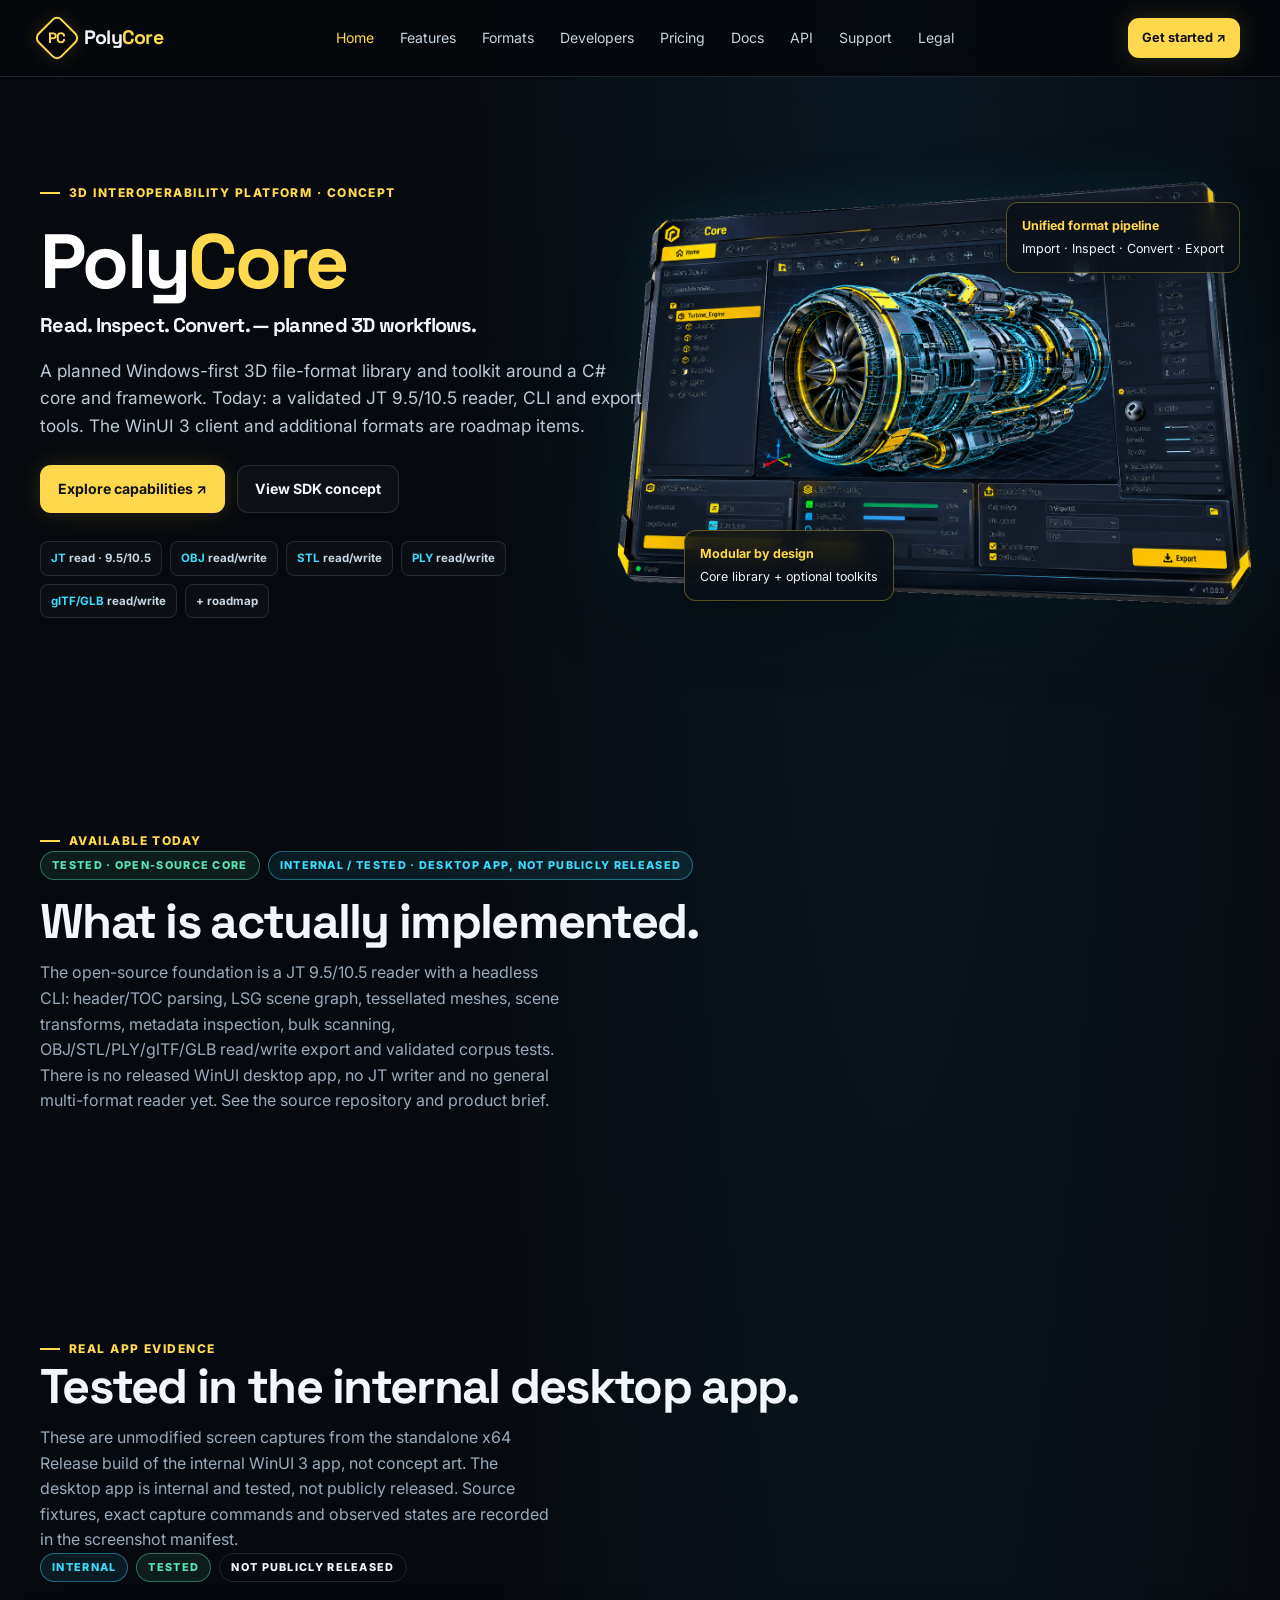
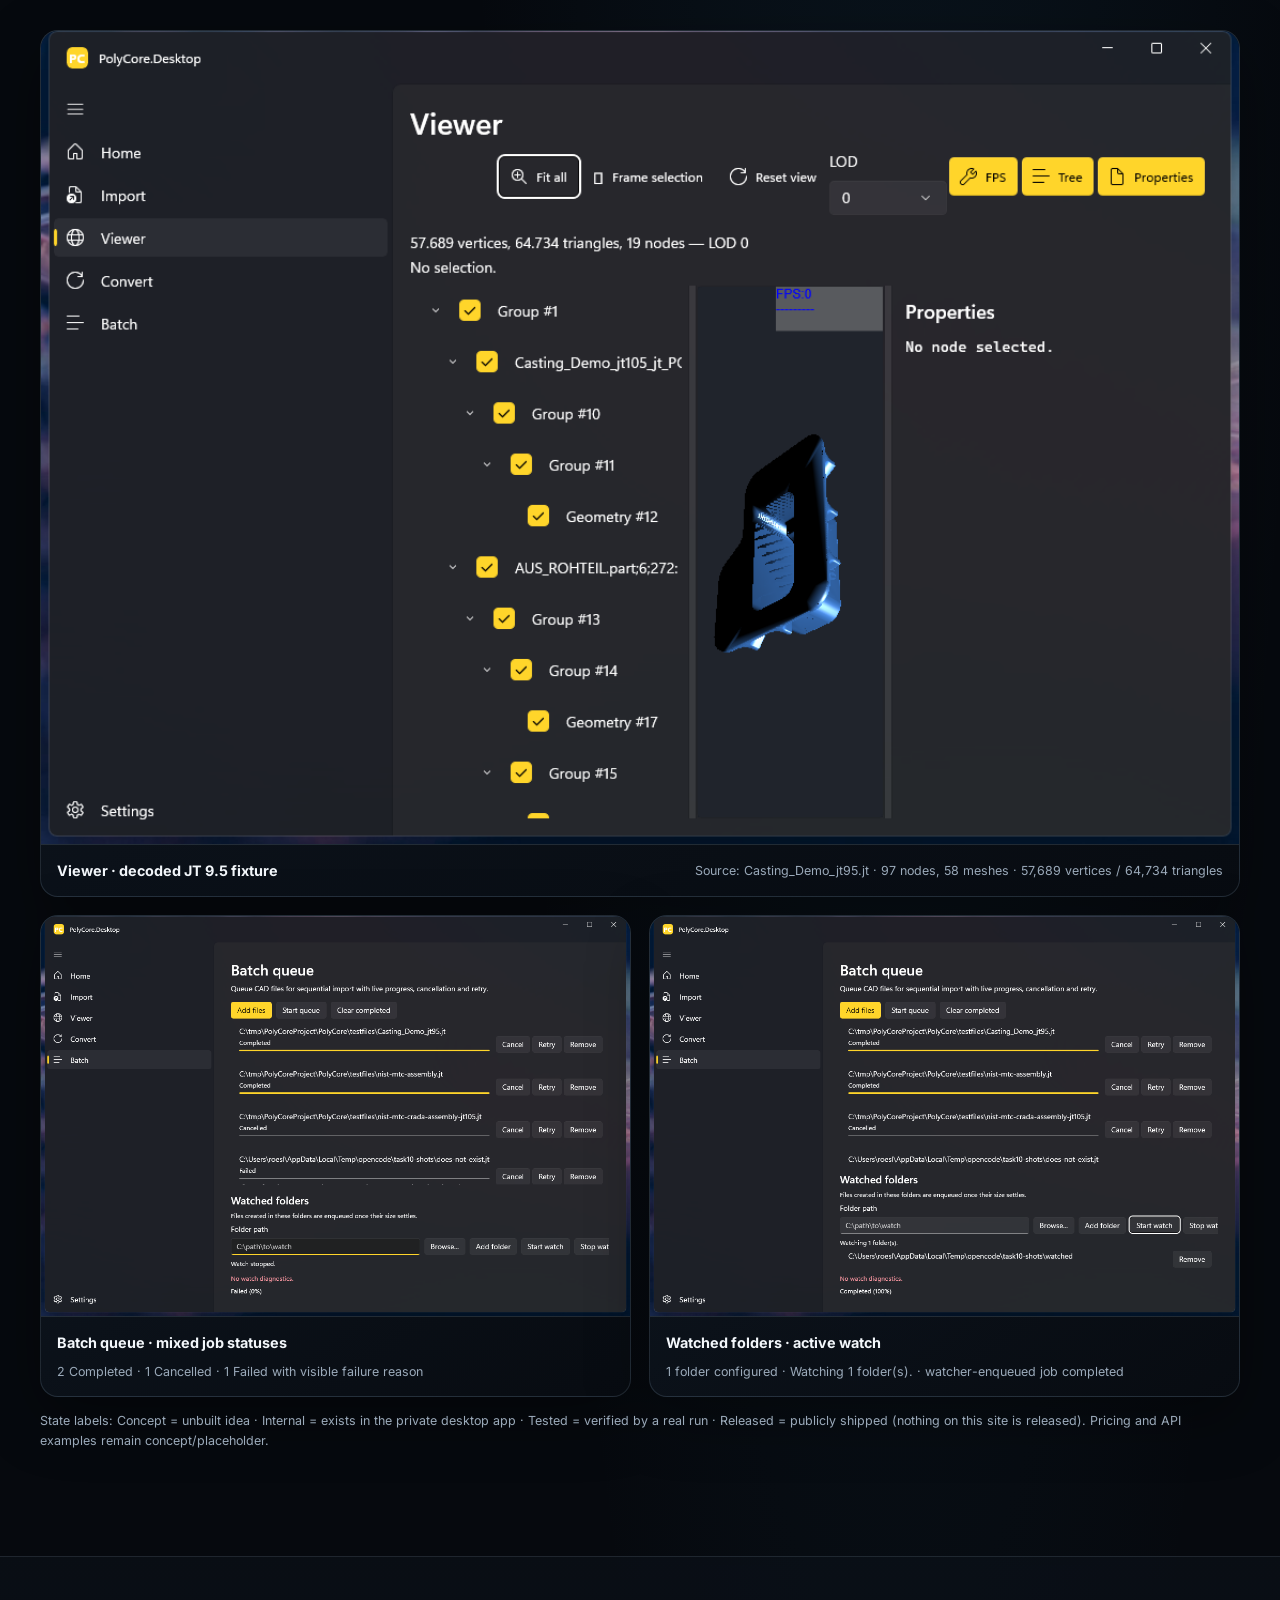
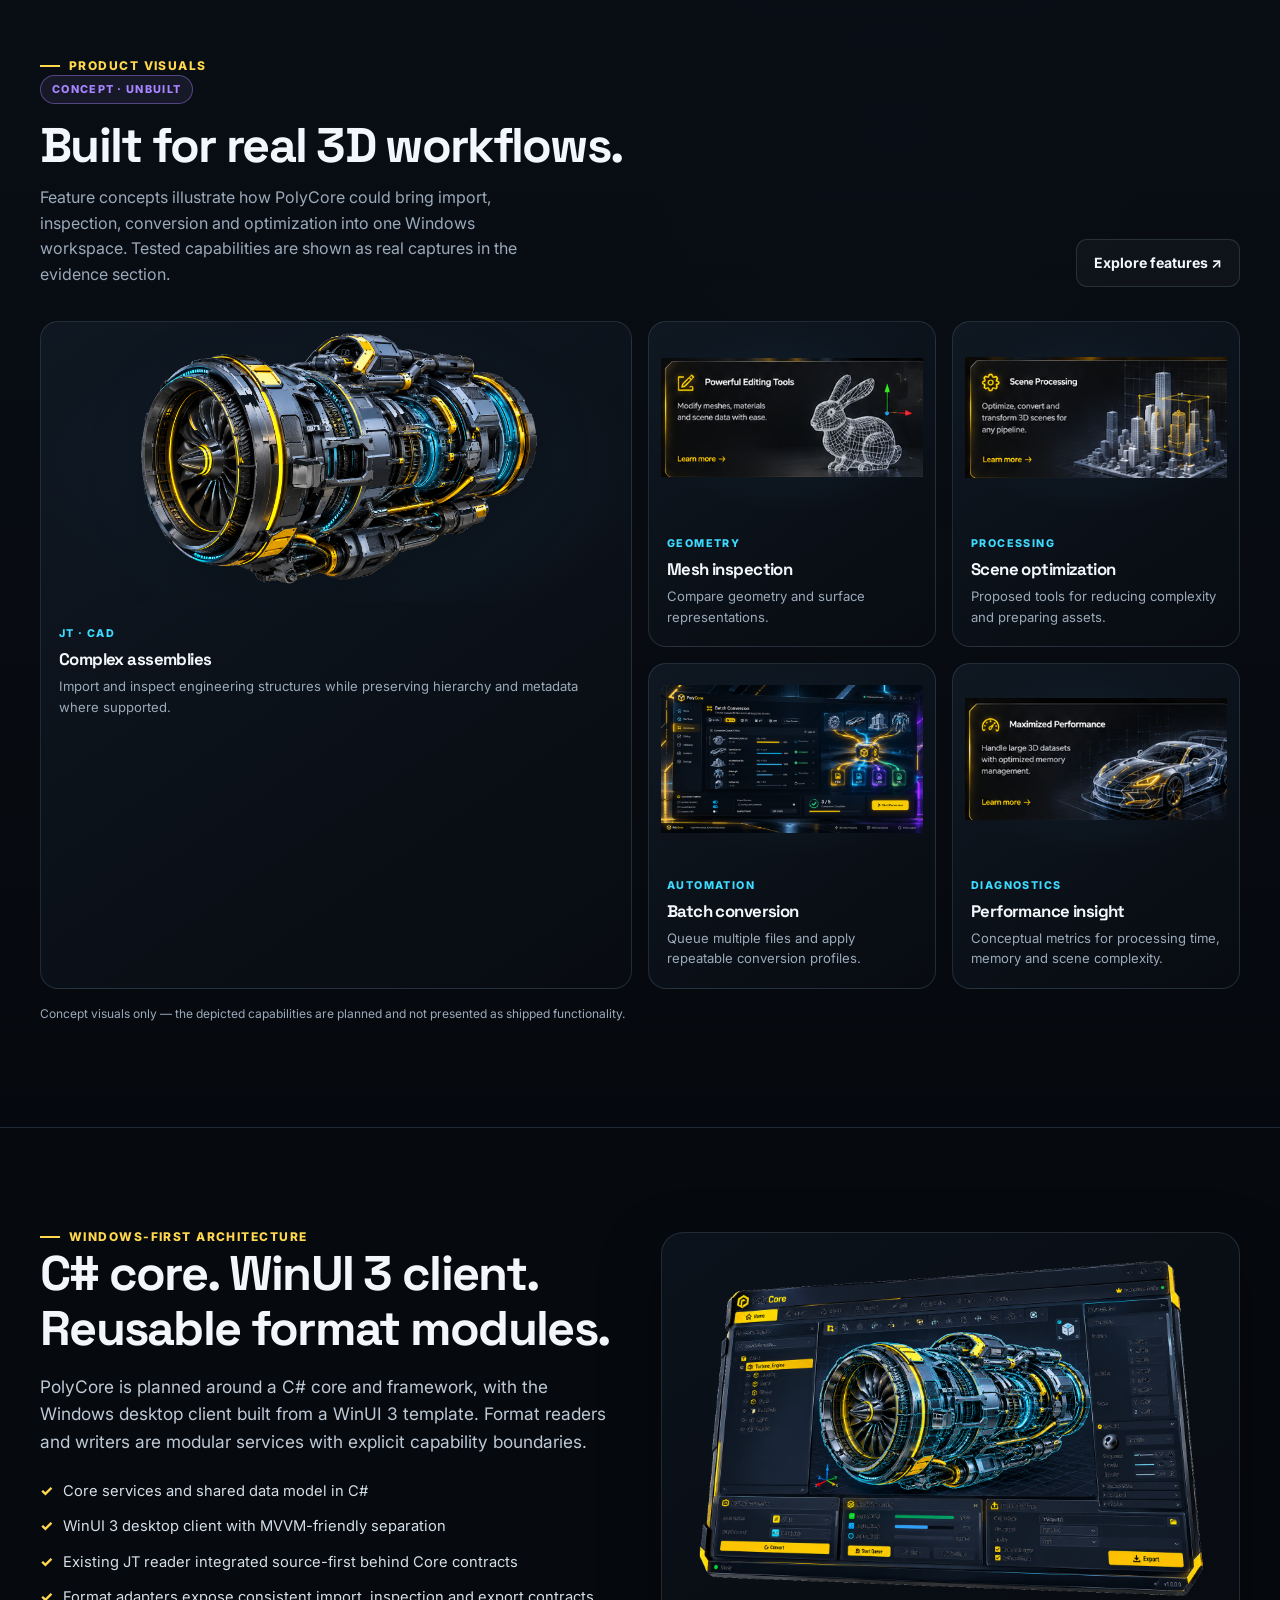
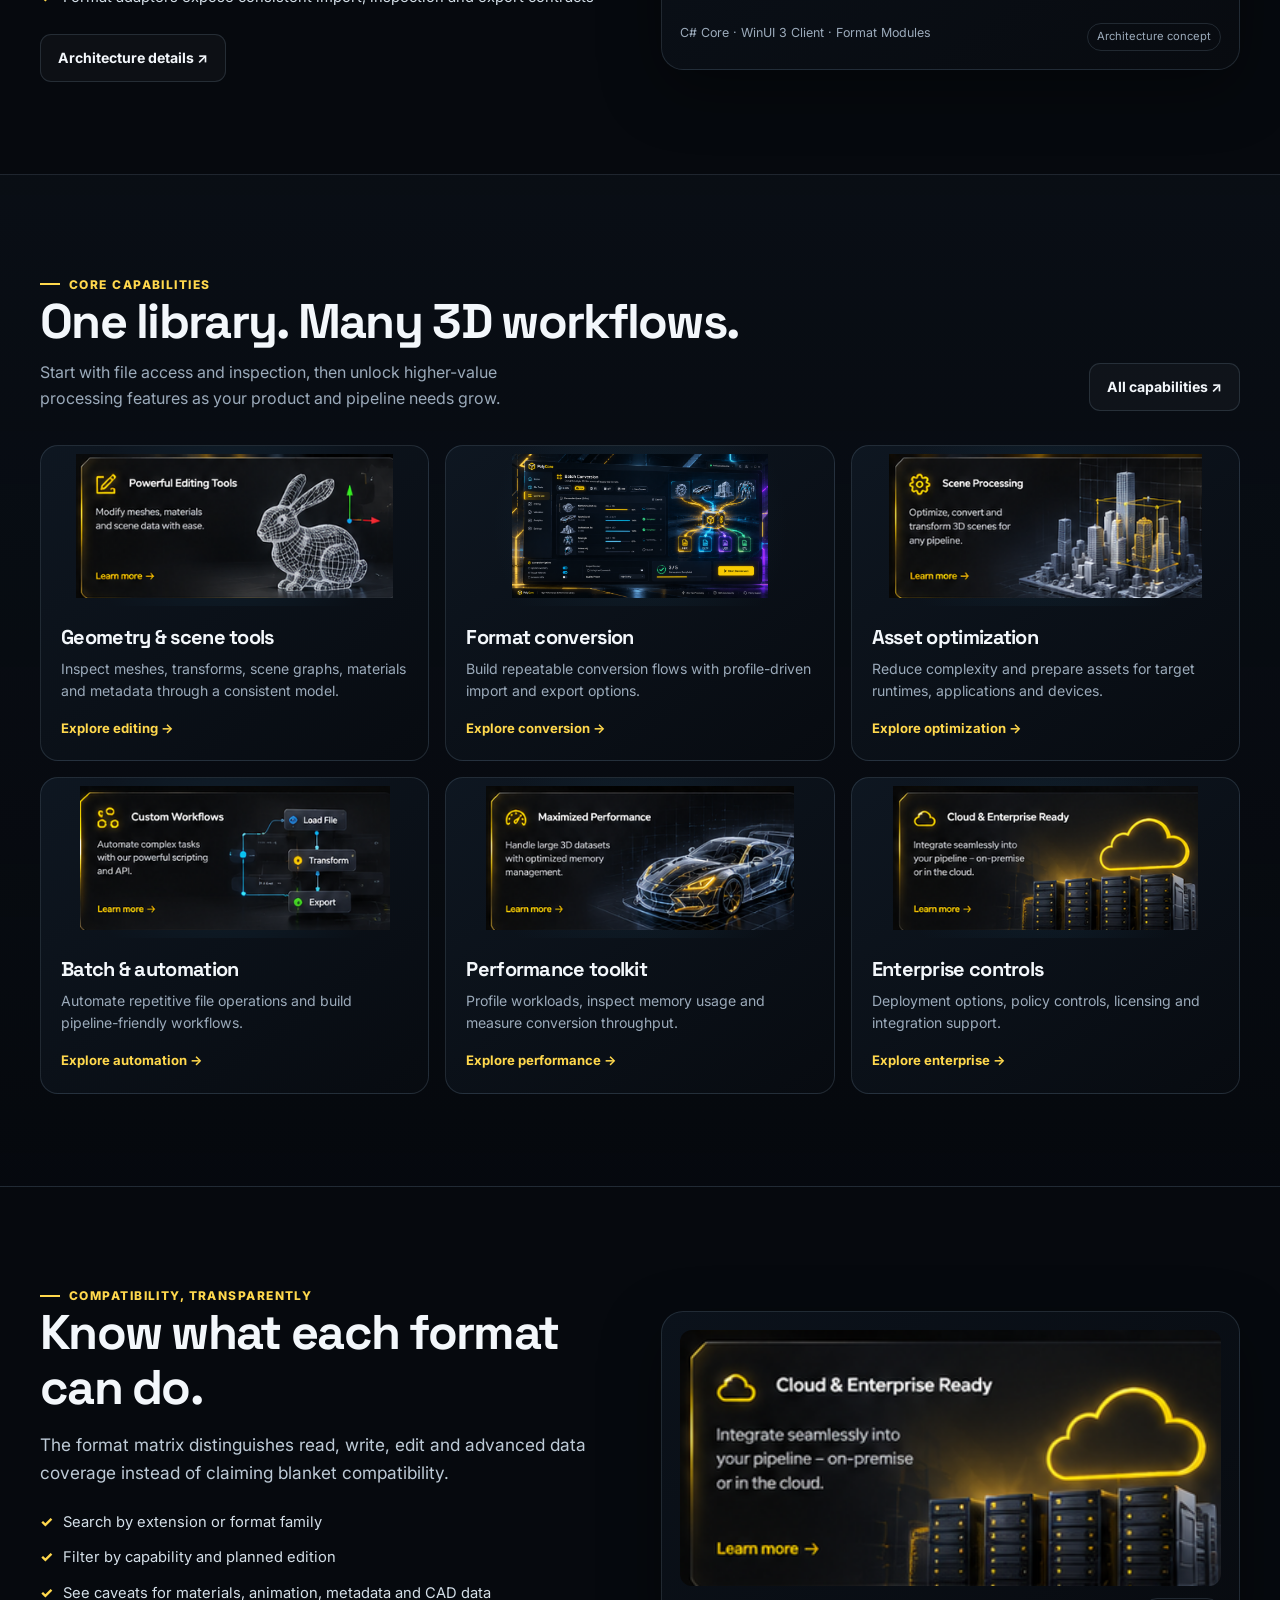
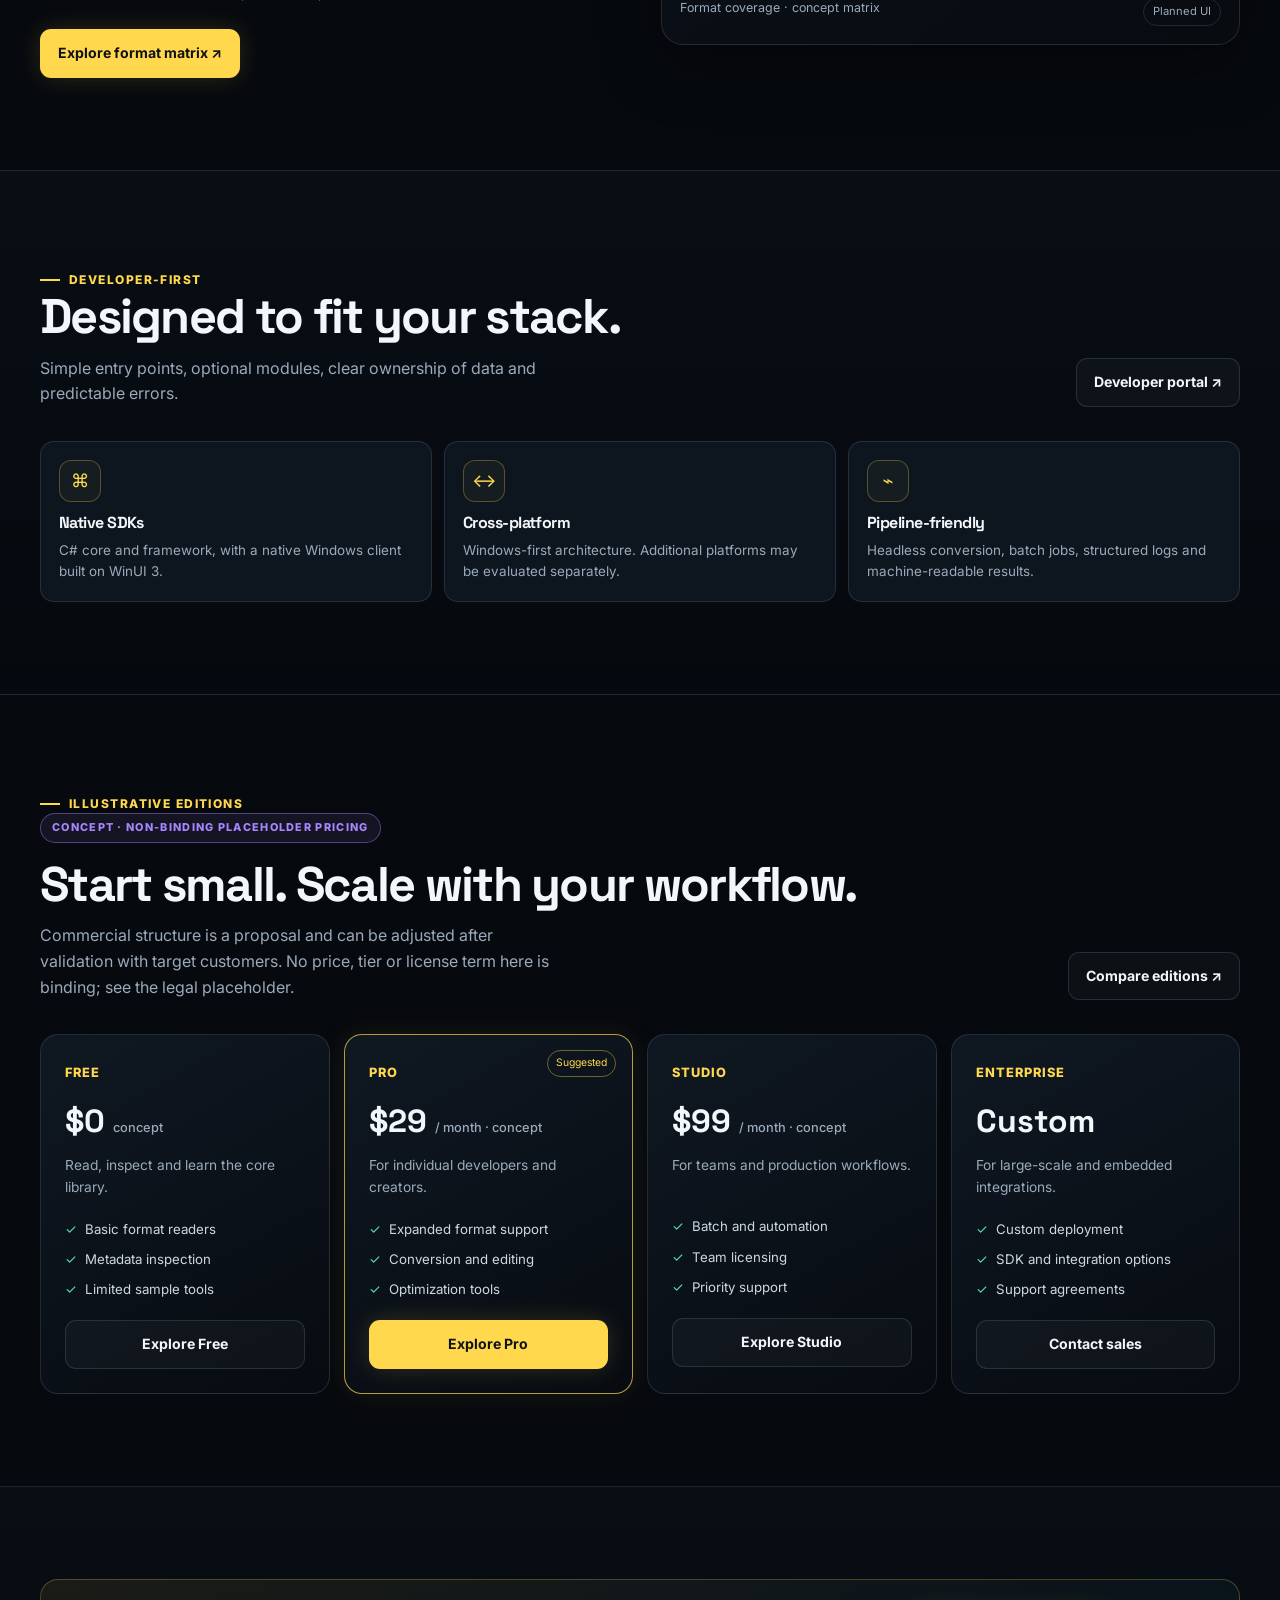
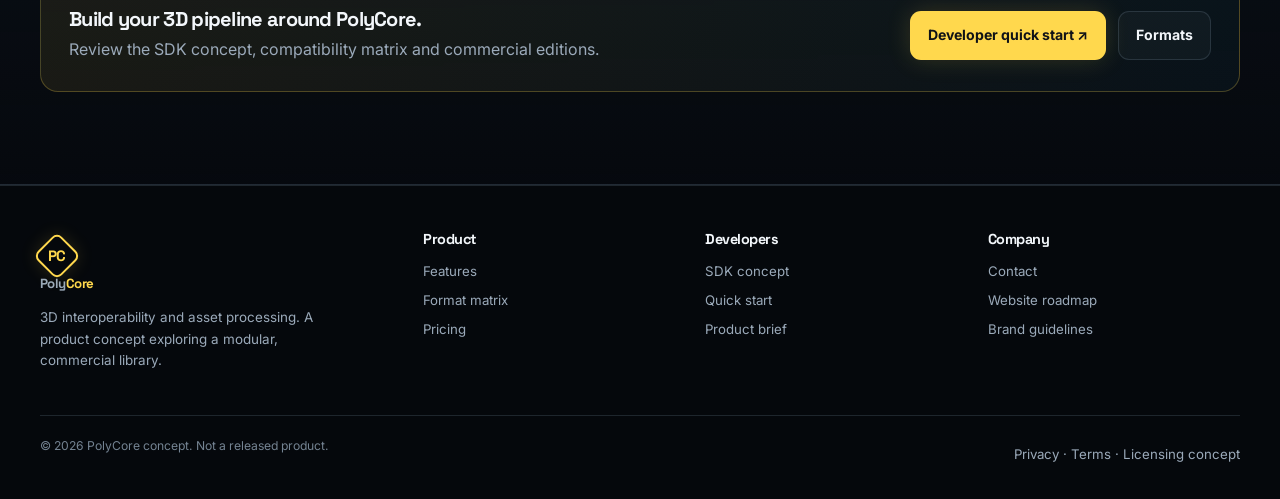
<file: index.html>
<!doctype html><html lang="en"><head><meta charset="utf-8"><meta name="viewport" content="width=device-width,initial-scale=1"><meta name="description" content="PolyCore is a concept for a modular 3D file-format library and asset processing toolkit."><title>PolyCore — 3D Data, Unlocked</title><link rel="stylesheet" href="styles.css"></head><body>
<header class="topbar"><div class="wrap nav"><a class="brand" href="index.html"><span class="brand-mark"><span>PC</span></span><span>Poly<span class="core">Core</span></span></a><nav class="navlinks"><a class="active" href="index.html">Home</a><a href="features.html">Features</a><a href="formats.html">Formats</a><a href="developers.html">Developers</a><a href="pricing.html">Pricing</a><a href="docs/PRODUCT-BRIEF.md">Docs</a><a href="docs/SDK-API-CONCEPT.md">API</a><a href="docs/SUPPORT.md">Support</a><a href="docs/LEGAL-PLACEHOLDER.md">Legal</a></nav><div class="nav-actions"><a class="btn btn-primary btn-small" href="developers.html#quickstart">Get started ↗</a><button class="menu-toggle" aria-label="Open menu">☰</button></div></div></header>
<main><section class="hero"><div class="wrap hero-grid"><div class="hero-copy"><span class="eyebrow">3D interoperability platform · concept</span><h1><span class="white">Poly</span><span class="yellow">Core</span></h1><h3>Read. Inspect. Convert. — planned 3D workflows.</h3><p class="lead">A planned Windows-first 3D file-format library and toolkit around a C# core and framework. Today: a validated JT 9.5/10.5 reader, CLI and export tools. The WinUI 3 client and additional formats are roadmap items.</p><div class="hero-actions"><a class="btn btn-primary" href="features.html">Explore capabilities ↗</a><a class="btn btn-secondary" href="developers.html">View SDK concept</a></div><div class="format-chips"><span class="chip"><b>JT</b> read · 9.5/10.5</span><span class="chip"><b>OBJ</b> read/write</span><span class="chip"><b>STL</b> read/write</span><span class="chip"><b>PLY</b> read/write</span><span class="chip"><b>glTF/GLB</b> read/write</span><span class="chip">+ roadmap</span></div></div><div class="hero-art"><img src="assets/polycore-studio-ui-transparent.png" alt="PolyCore Studio concept UI with scene explorer, 3D turbine viewport, conversion, batch processing and export panels"><div class="floating-label label-one"><strong>Unified format pipeline</strong>Import · Inspect · Convert · Export</div><div class="floating-label label-two"><strong>Modular by design</strong>Core library + optional toolkits</div></div></div></section>
<section class="section"><div class="wrap"><div class="section-head"><div><span class="eyebrow">Available today</span><div class="state-row"><span class="state-label state-tested">Tested · open-source core</span><span class="state-label state-internal">Internal / Tested · desktop app, not publicly released</span></div><h2>What is actually implemented.</h2><p>The open-source foundation is a JT 9.5/10.5 reader with a headless CLI: header/TOC parsing, LSG scene graph, tessellated meshes, scene transforms, metadata inspection, bulk scanning, OBJ/STL/PLY/glTF/GLB read/write export and validated corpus tests. There is no released WinUI desktop app, no JT writer and no general multi-format reader yet. See the <a href="https://github.com/malocto/PolyCore">source repository</a> and <a href="docs/PRODUCT-BRIEF.md">product brief</a>.</p></div></div></div></section>
<section id="evidence" class="section"><div class="wrap"><div class="section-head"><div><span class="eyebrow">Real app evidence</span><h2>Tested in the internal desktop app.</h2><p>These are unmodified screen captures from the standalone x64 Release build of the internal WinUI 3 app, not concept art. The desktop app is internal and tested, not publicly released. Source fixtures, exact capture commands and observed states are recorded in the <a href="assets/SCREENSHOT-MANIFEST.txt">screenshot manifest</a>.</p><div class="state-row"><span class="state-label state-internal">Internal</span><span class="state-label state-tested">Tested</span><span class="state-label">Not publicly released</span></div></div></div><div class="real-shot-grid"><figure class="real-shot"><img src="assets/polycore-viewer-jt95-real.png" alt="Real screenshot of the PolyCore desktop Viewer with a decoded JT 9.5 fixture, scene tree and 3D viewport"><figcaption><strong>Viewer · decoded JT 9.5 fixture</strong><span>Source: Casting_Demo_jt95.jt · 97 nodes, 58 meshes · 57,689 vertices / 64,734 triangles</span></figcaption></figure><figure class="real-shot"><img src="assets/polycore-batch-mixed-statuses-real.png" alt="Real screenshot of the Batch queue showing completed, cancelled and failed jobs"><figcaption><strong>Batch queue · mixed job statuses</strong><span>2 Completed · 1 Cancelled · 1 Failed with visible failure reason</span></figcaption></figure><figure class="real-shot"><img src="assets/polycore-watched-folders-real.png" alt="Real screenshot of the Batch page watched folders section with one active watched folder"><figcaption><strong>Watched folders · active watch</strong><span>1 folder configured · Watching 1 folder(s). · watcher-enqueued job completed</span></figcaption></figure></div><p class="evidence-note">State labels: Concept = unbuilt idea · Internal = exists in the private desktop app · Tested = verified by a real run · Released = publicly shipped (nothing on this site is released). Pricing and API examples remain concept/placeholder.</p></div></section>
<section class="section section-alt feature-gallery-section"><div class="wrap"><div class="section-head"><div><span class="eyebrow">Product visuals</span><div class="state-row"><span class="state-label state-concept">Concept · unbuilt</span></div><h2>Built for real 3D workflows.</h2><p>Feature concepts illustrate how PolyCore could bring import, inspection, conversion and optimization into one Windows workspace. Tested capabilities are shown as real captures in the <a href="#evidence">evidence section</a>.</p></div><a class="btn btn-secondary" href="features.html">Explore features ↗</a></div><div class="visual-grid"><article class="visual-tile visual-tile-large"><div class="visual-art transparent-art"><img src="assets/polycore-engine-cutout.png" alt="Freestanding metallic turbine assembly with cyan and yellow details"></div><div class="visual-copy"><span class="visual-tag">JT · CAD</span><h3>Complex assemblies</h3><p>Import and inspect engineering structures while preserving hierarchy and metadata where supported.</p></div></article><article class="visual-tile"><div class="visual-art"><img src="assets/polycore-feature-mesh-editing.png" alt="Mesh editing concept with wireframe and solid rabbit models"></div><div class="visual-copy"><span class="visual-tag">Geometry</span><h3>Mesh inspection</h3><p>Compare geometry and surface representations.</p></div></article><article class="visual-tile"><div class="visual-art"><img src="assets/polycore-feature-optimization.png" alt="Scene processing concept with optimization visualization"></div><div class="visual-copy"><span class="visual-tag">Processing</span><h3>Scene optimization</h3><p>Proposed tools for reducing complexity and preparing assets.</p></div></article><article class="visual-tile"><div class="visual-art"><img src="assets/polycore-batch-conversion.png" alt="Batch conversion interface concept"></div><div class="visual-copy"><span class="visual-tag">Automation</span><h3>Batch conversion</h3><p>Queue multiple files and apply repeatable conversion profiles.</p></div></article><article class="visual-tile"><div class="visual-art"><img src="assets/polycore-feature-performance.png" alt="Performance analytics interface concept"></div><div class="visual-copy"><span class="visual-tag">Diagnostics</span><h3>Performance insight</h3><p>Conceptual metrics for processing time, memory and scene complexity.</p></div></article></div><p class="visual-note">Concept visuals only — the depicted capabilities are planned and not presented as shipped functionality.</p></div></section><section class="section"><div class="wrap split"><div><span class="eyebrow">Windows-first architecture</span><h2>C# core. WinUI 3 client. Reusable format modules.</h2><p class="lead">PolyCore is planned around a C# core and framework, with the Windows desktop client built from a WinUI 3 template. Format readers and writers are modular services with explicit capability boundaries.</p><ul class="check-list"><li>Core services and shared data model in C#</li><li>WinUI 3 desktop client with MVVM-friendly separation</li><li>Existing JT reader integrated source-first behind Core contracts</li><li>Format adapters expose consistent import, inspection and export contracts</li></ul><a class="btn btn-secondary" href="developers.html#architecture">Architecture details ↗</a></div><div class="showcase-panel"><img src="assets/polycore-studio-ui-transparent.png" alt="PolyCore Studio concept UI with Windows desktop architecture cues"><div class="image-caption"><span>C# Core · WinUI 3 Client · Format Modules</span><span class="badge">Architecture concept</span></div></div></div></section>
<section class="section section-alt"><div class="wrap"><div class="section-head"><div><span class="eyebrow">Core capabilities</span><h2>One library. Many 3D workflows.</h2><p>Start with file access and inspection, then unlock higher-value processing features as your product and pipeline needs grow.</p></div><a class="btn btn-secondary" href="features.html">All capabilities ↗</a></div><div class="cards"><article class="feature-card"><div class="card-image"><img src="assets/polycore-feature-mesh-editing.png" alt="Concept interface for mesh editing"></div><div class="card-body"><h3>Geometry & scene tools</h3><p>Inspect meshes, transforms, scene graphs, materials and metadata through a consistent model.</p><a class="learn" href="features.html#editing">Explore editing →</a></div></article><article class="feature-card"><div class="card-image"><img src="assets/polycore-batch-conversion.png" alt="Batch conversion queue concept"></div><div class="card-body"><h3>Format conversion</h3><p>Build repeatable conversion flows with profile-driven import and export options.</p><a class="learn" href="features.html#conversion">Explore conversion →</a></div></article><article class="feature-card"><div class="card-image"><img src="assets/polycore-feature-optimization.png" alt="3D asset optimization concept"></div><div class="card-body"><h3>Asset optimization</h3><p>Reduce complexity and prepare assets for target runtimes, applications and devices.</p><a class="learn" href="features.html#optimization">Explore optimization →</a></div></article><article class="feature-card"><div class="card-image"><img src="assets/polycore-feature-automation.png" alt="Automation workflow concept"></div><div class="card-body"><h3>Batch & automation</h3><p>Automate repetitive file operations and build pipeline-friendly workflows.</p><a class="learn" href="features.html#automation">Explore automation →</a></div></article><article class="feature-card"><div class="card-image"><img src="assets/polycore-feature-performance.png" alt="Performance dashboard concept"></div><div class="card-body"><h3>Performance toolkit</h3><p>Profile workloads, inspect memory usage and measure conversion throughput.</p><a class="learn" href="features.html#performance">Explore performance →</a></div></article><article class="feature-card"><div class="card-image"><img src="assets/polycore-feature-enterprise.png" alt="Enterprise tooling concept"></div><div class="card-body"><h3>Enterprise controls</h3><p>Deployment options, policy controls, licensing and integration support.</p><a class="learn" href="features.html#enterprise">Explore enterprise →</a></div></article></div></div></section>
<section class="section"><div class="wrap split"><div><span class="eyebrow">Compatibility, transparently</span><h2>Know what each format can do.</h2><p class="lead">The format matrix distinguishes read, write, edit and advanced data coverage instead of claiming blanket compatibility.</p><ul class="check-list"><li>Search by extension or format family</li><li>Filter by capability and planned edition</li><li>See caveats for materials, animation, metadata and CAD data</li></ul><a class="btn btn-primary" href="formats.html">Explore format matrix ↗</a></div><div class="showcase-panel"><img src="assets/polycore-feature-enterprise.png" alt="Concept panel representing compatibility and enterprise controls"><div class="image-caption"><span>Format coverage · concept matrix</span><span class="badge">Planned UI</span></div></div></div></section>
<section class="section section-alt"><div class="wrap"><div class="section-head"><div><span class="eyebrow">Developer-first</span><h2>Designed to fit your stack.</h2><p>Simple entry points, optional modules, clear ownership of data and predictable errors.</p></div><a class="btn btn-secondary" href="developers.html">Developer portal ↗</a></div><div class="mini-cards"><div class="mini-card"><div class="icon-box">⌘</div><h3>Native SDKs</h3><p>C# core and framework, with a native Windows client built on WinUI 3.</p></div><div class="mini-card"><div class="icon-box">↔</div><h3>Cross-platform</h3><p>Windows-first architecture. Additional platforms may be evaluated separately.</p></div><div class="mini-card"><div class="icon-box">⌁</div><h3>Pipeline-friendly</h3><p>Headless conversion, batch jobs, structured logs and machine-readable results.</p></div></div></div></section>
<section class="section"><div class="wrap"><div class="section-head"><div><span class="eyebrow">Illustrative editions</span><div class="state-row"><span class="state-label state-concept">Concept · non-binding placeholder pricing</span></div><h2>Start small. Scale with your workflow.</h2><p>Commercial structure is a proposal and can be adjusted after validation with target customers. No price, tier or license term here is binding; see the <a href="docs/LEGAL-PLACEHOLDER.md">legal placeholder</a>.</p></div><a class="btn btn-secondary" href="pricing.html">Compare editions ↗</a></div><div class="pricing-grid"><article class="price-card"><span class="tier">Free</span><div class="price">$0 <small>concept</small></div><p>Read, inspect and learn the core library.</p><ul><li>Basic format readers</li><li>Metadata inspection</li><li>Limited sample tools</li></ul><a class="btn btn-secondary" href="pricing.html">Explore Free</a></article><article class="price-card popular"><span class="tag">Suggested</span><span class="tier">Pro</span><div class="price">$29 <small>/ month · concept</small></div><p>For individual developers and creators.</p><ul><li>Expanded format support</li><li>Conversion and editing</li><li>Optimization tools</li></ul><a class="btn btn-primary" href="pricing.html">Explore Pro</a></article><article class="price-card"><span class="tier">Studio</span><div class="price">$99 <small>/ month · concept</small></div><p>For teams and production workflows.</p><ul><li>Batch and automation</li><li>Team licensing</li><li>Priority support</li></ul><a class="btn btn-secondary" href="pricing.html">Explore Studio</a></article><article class="price-card"><span class="tier">Enterprise</span><div class="price">Custom</div><p>For large-scale and embedded integrations.</p><ul><li>Custom deployment</li><li>SDK and integration options</li><li>Support agreements</li></ul><a class="btn btn-secondary" href="pricing.html">Contact sales</a></article></div></div></section>
<section class="section section-alt"><div class="wrap"><div class="cta-band"><div><h3>Build your 3D pipeline around PolyCore.</h3><p>Review the SDK concept, compatibility matrix and commercial editions.</p></div><div class="hero-actions"><a class="btn btn-primary" href="developers.html">Developer quick start ↗</a><a class="btn btn-secondary" href="formats.html">Formats</a></div></div></div></section></main>
<footer class="footer"><div class="wrap"><div class="footer-grid"><div><a class="brand" href="index.html"><span class="brand-mark"><span>PC</span></span><span>Poly<span class="core">Core</span></span></a><p>3D interoperability and asset processing. A product concept exploring a modular, commercial library.</p></div><div><h4>Product</h4><a href="features.html">Features</a><a href="formats.html">Format matrix</a><a href="pricing.html">Pricing</a></div><div><h4>Developers</h4><a href="developers.html">SDK concept</a><a href="developers.html#quickstart">Quick start</a><a href="docs/PRODUCT-BRIEF.md">Product brief</a></div><div><h4>Company</h4><a href="mailto:hello@polycore.example">Contact</a><a href="docs/WEBSITE-ROADMAP.md">Website roadmap</a><a href="docs/CORPORATE-DESIGN.md">Brand guidelines</a></div></div><div class="copyright"><span>© 2026 PolyCore concept. Not a released product.</span><span><a href="docs/LEGAL-PLACEHOLDER.md">Privacy · Terms · Licensing concept</a></span></div></div></footer><script src="site.js"></script></body></html>
</file>
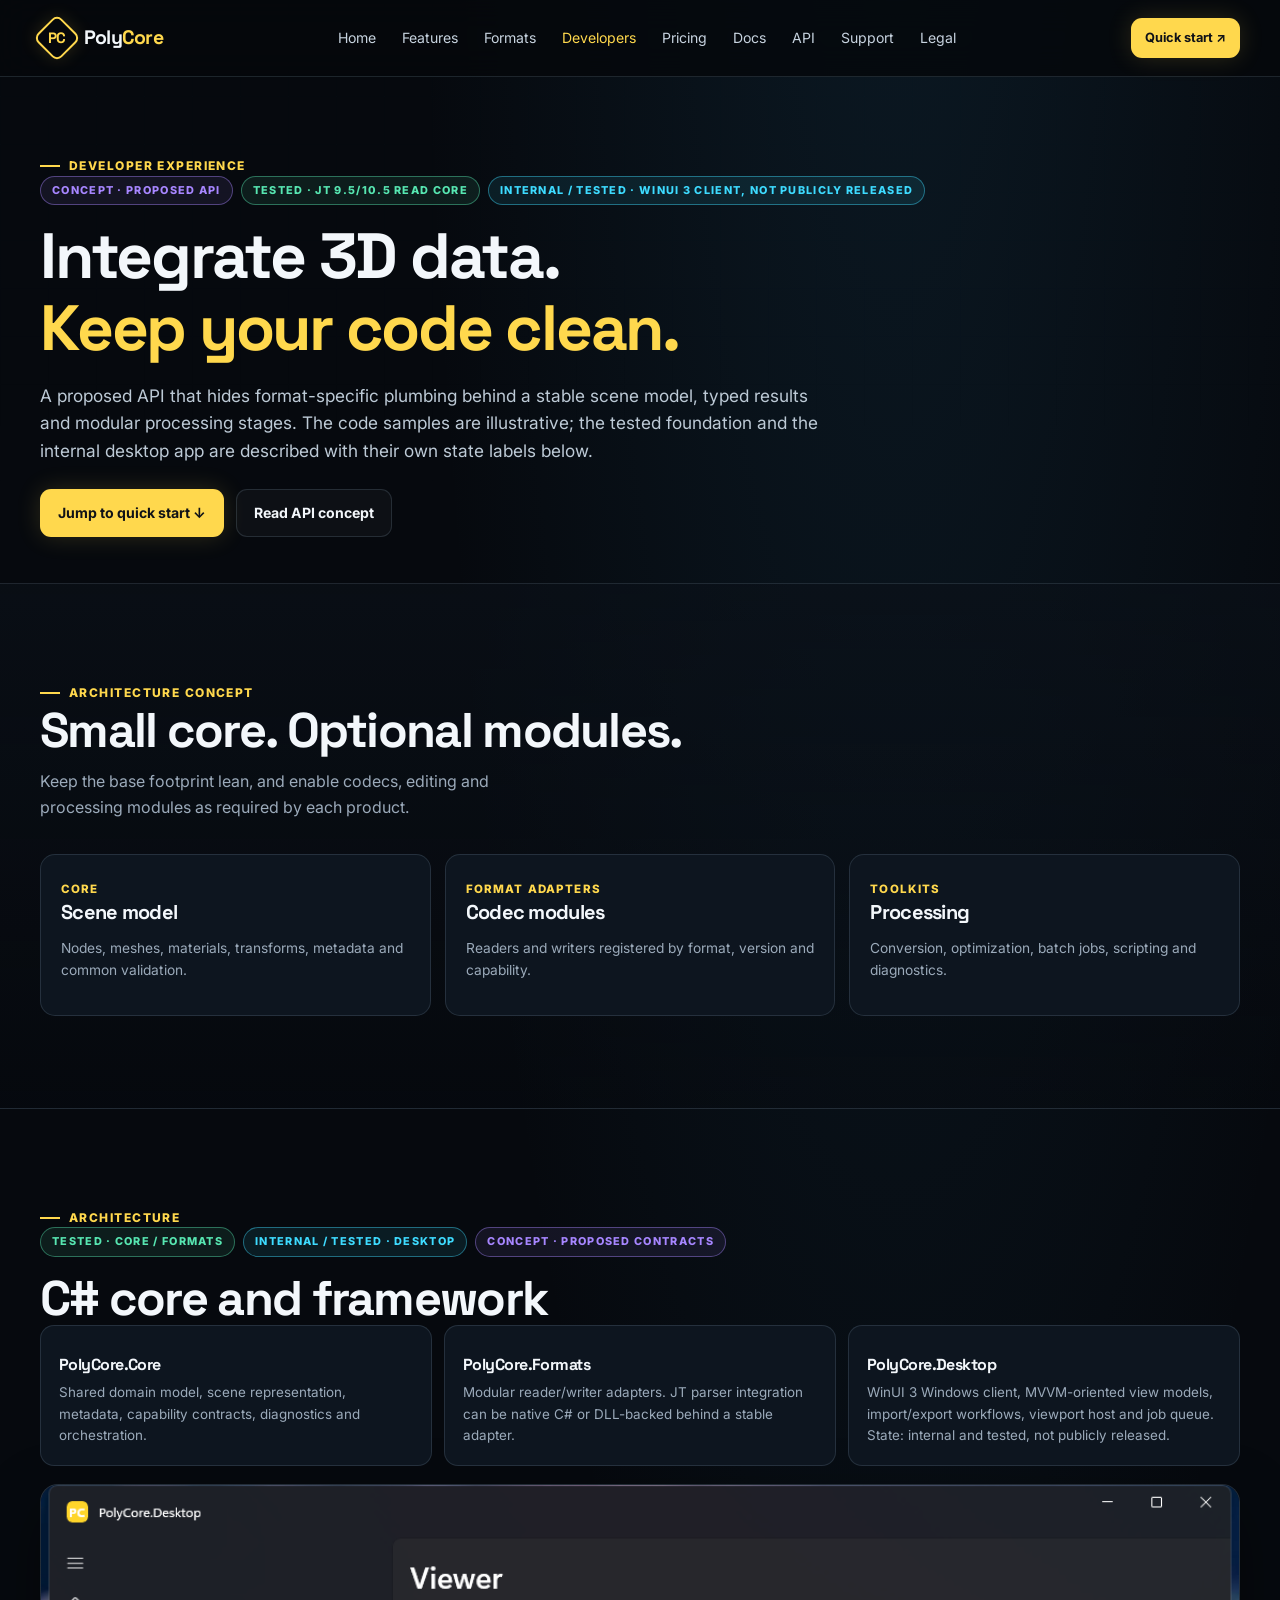
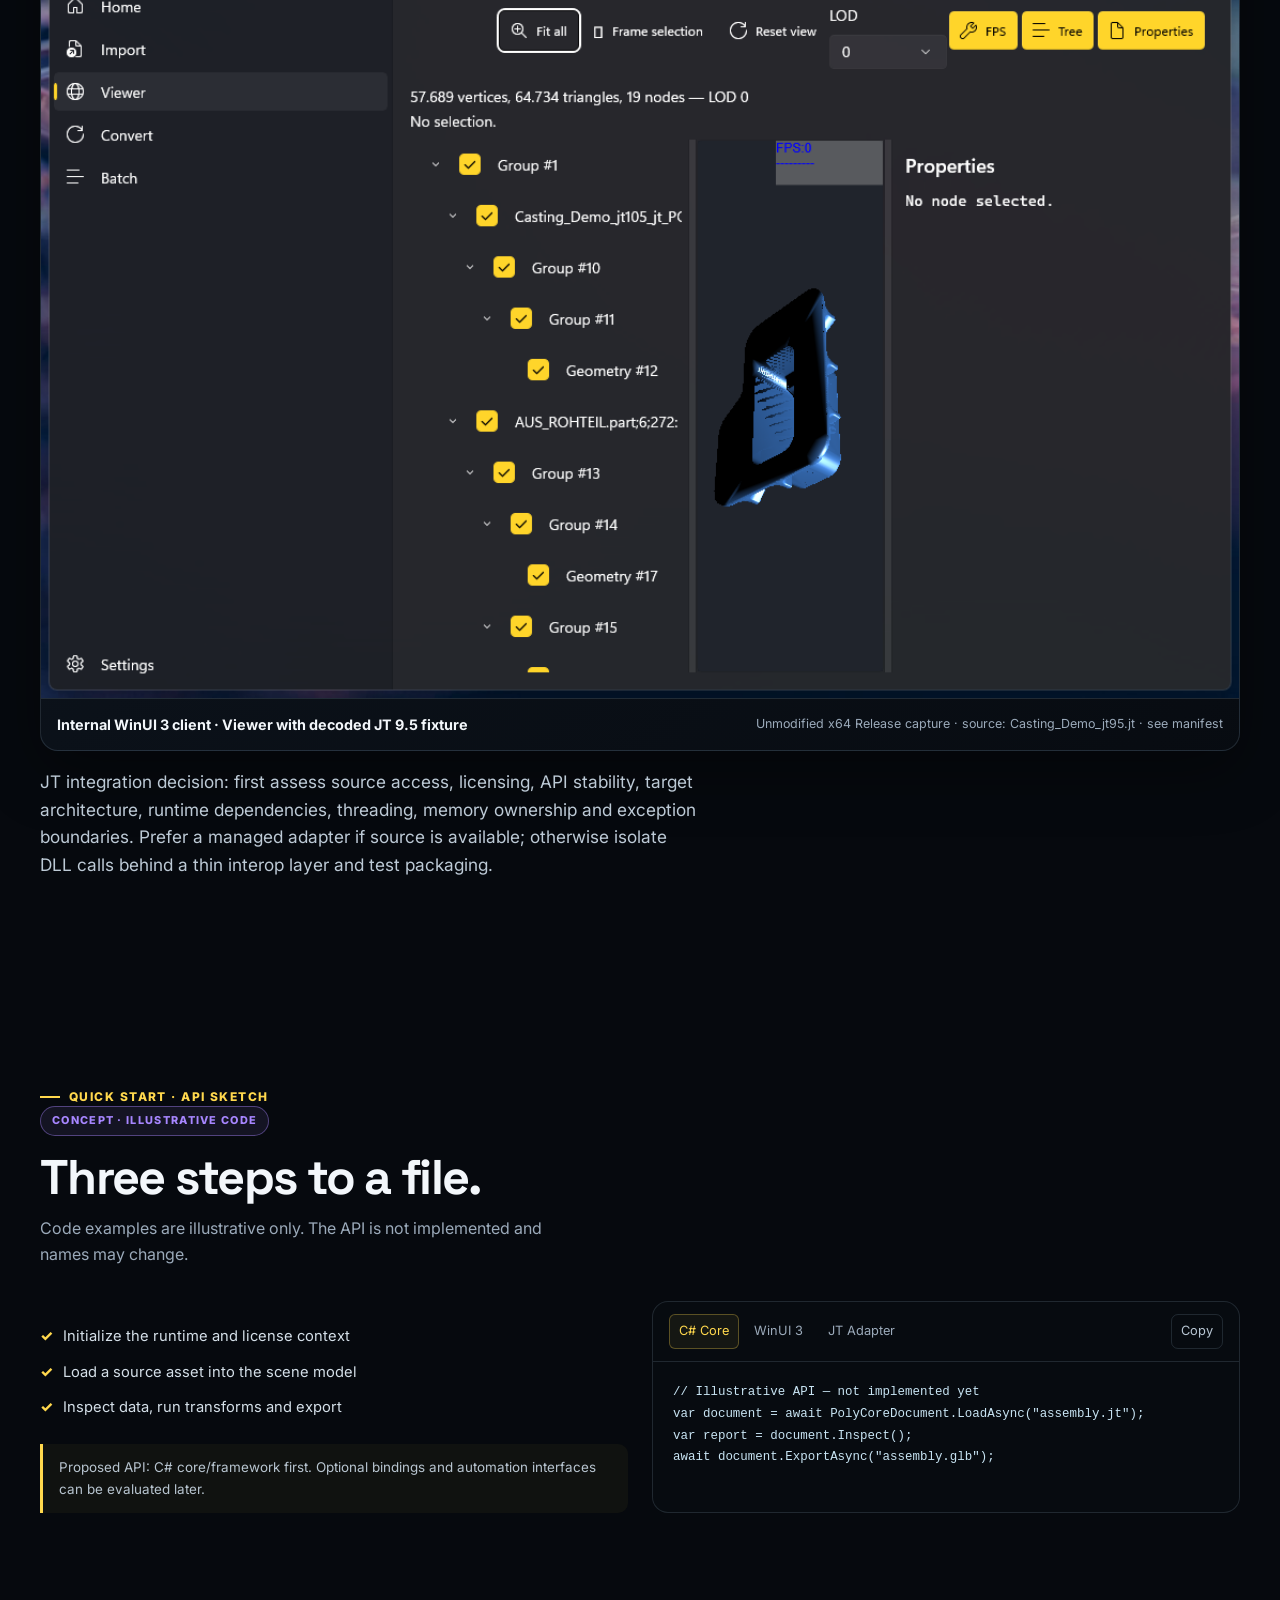
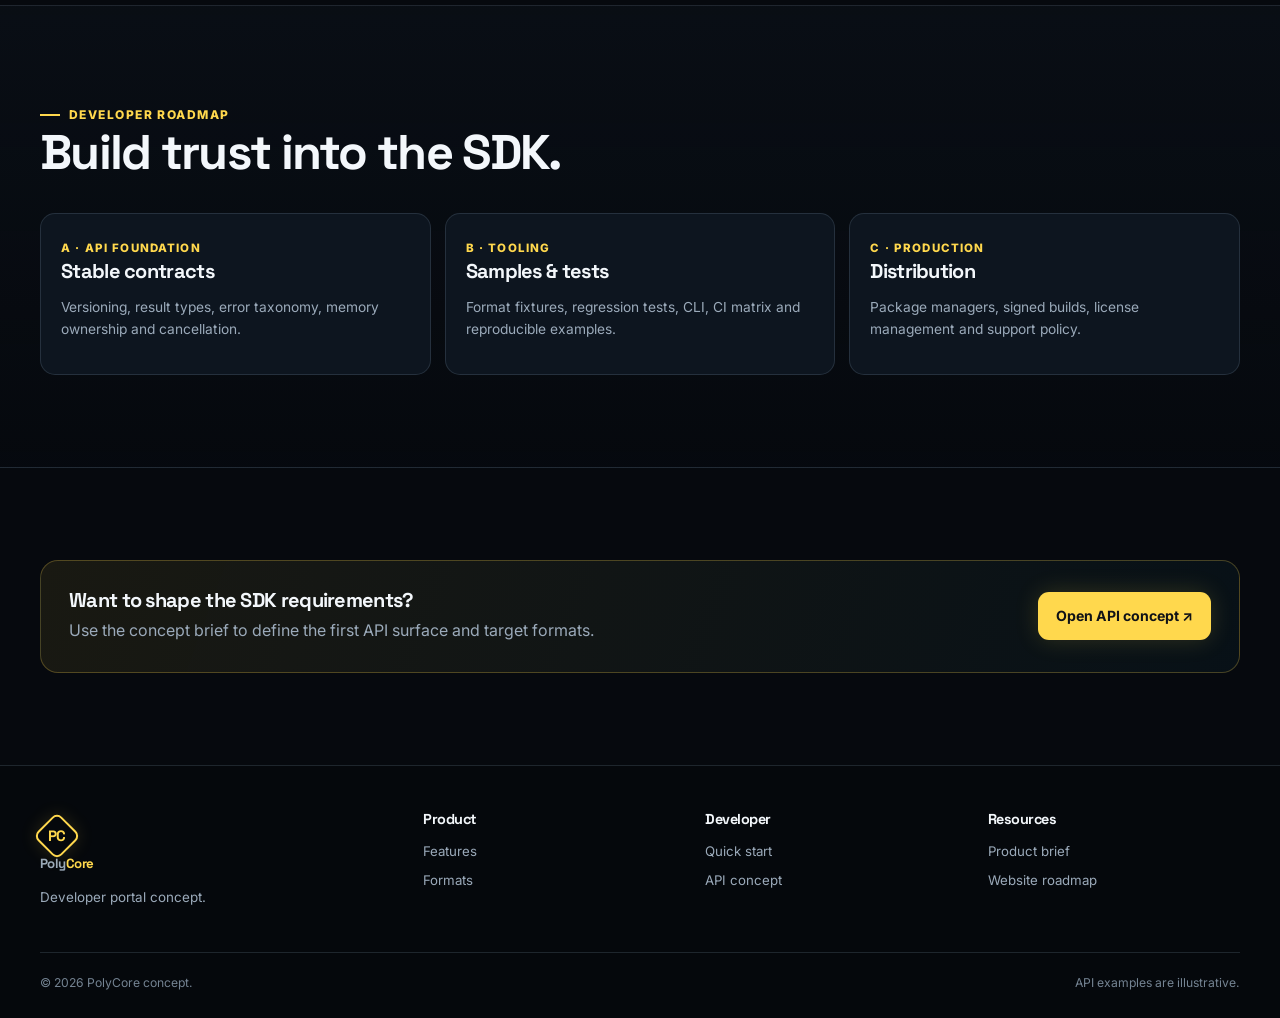
<file: developers.html>
<!doctype html><html lang="en"><head><meta charset="utf-8"><meta name="viewport" content="width=device-width,initial-scale=1"><title>Developers — PolyCore</title><link rel="stylesheet" href="styles.css"></head><body><header class="topbar"><div class="wrap nav"><a class="brand" href="index.html"><span class="brand-mark"><span>PC</span></span><span>Poly<span class="core">Core</span></span></a><nav class="navlinks"><a href="index.html">Home</a><a href="features.html">Features</a><a href="formats.html">Formats</a><a class="active" href="developers.html">Developers</a><a href="pricing.html">Pricing</a><a href="docs/PRODUCT-BRIEF.md">Docs</a><a href="docs/SDK-API-CONCEPT.md">API</a><a href="docs/SUPPORT.md">Support</a><a href="docs/LEGAL-PLACEHOLDER.md">Legal</a></nav><div class="nav-actions"><a class="btn btn-primary btn-small" href="#quickstart">Quick start ↗</a><button class="menu-toggle">☰</button></div></div></header><main><section class="page-hero"><div class="wrap"><span class="eyebrow">Developer experience</span><div class="state-row"><span class="state-label state-concept">Concept · proposed API</span><span class="state-label state-tested">Tested · JT 9.5/10.5 read core</span><span class="state-label state-internal">Internal / Tested · WinUI 3 client, not publicly released</span></div><h1>Integrate 3D data.<br><span style="color:var(--yellow)">Keep your code clean.</span></h1><p class="lead">A proposed API that hides format-specific plumbing behind a stable scene model, typed results and modular processing stages. The code samples are illustrative; the tested foundation and the internal desktop app are described with their own state labels below.</p><div class="hero-actions" style="margin-top:24px"><a class="btn btn-primary" href="#quickstart">Jump to quick start ↓</a><a class="btn btn-secondary" href="docs/SDK-API-CONCEPT.md">Read API concept</a></div></div></section><section class="section section-alt"><div class="wrap"><div class="section-head"><div><span class="eyebrow">Architecture concept</span><h2>Small core. Optional modules.</h2><p>Keep the base footprint lean, and enable codecs, editing and processing modules as required by each product.</p></div></div><div class="roadmap"><article class="roadmap-card"><span class="stage">Core</span><h3>Scene model</h3><p>Nodes, meshes, materials, transforms, metadata and common validation.</p></article><article class="roadmap-card"><span class="stage">Format adapters</span><h3>Codec modules</h3><p>Readers and writers registered by format, version and capability.</p></article><article class="roadmap-card"><span class="stage">Toolkits</span><h3>Processing</h3><p>Conversion, optimization, batch jobs, scripting and diagnostics.</p></article></div></div></section><section id="architecture" class="section"><div class="wrap"><span class="eyebrow">Architecture</span><div class="state-row"><span class="state-label state-tested">Tested · Core / Formats</span><span class="state-label state-internal">Internal / Tested · Desktop</span><span class="state-label state-concept">Concept · proposed contracts</span></div><h2>C# core and framework</h2><div class="mini-cards"><div class="mini-card"><h3>PolyCore.Core</h3><p>Shared domain model, scene representation, metadata, capability contracts, diagnostics and orchestration.</p></div><div class="mini-card"><h3>PolyCore.Formats</h3><p>Modular reader/writer adapters. JT parser integration can be native C# or DLL-backed behind a stable adapter.</p></div><div class="mini-card"><h3>PolyCore.Desktop</h3><p>WinUI 3 Windows client, MVVM-oriented view models, import/export workflows, viewport host and job queue. State: internal and tested, not publicly released.</p></div></div><figure class="real-shot" style="margin-top:18px"><img src="assets/polycore-viewer-jt95-real.png" alt="Real screenshot of the internal WinUI 3 desktop Viewer with a decoded JT 9.5 fixture"><figcaption><strong>Internal WinUI 3 client · Viewer with decoded JT 9.5 fixture</strong><span>Unmodified x64 Release capture · source: Casting_Demo_jt95.jt · see <a href="assets/SCREENSHOT-MANIFEST.txt">manifest</a></span></figcaption></figure><p class="lead">JT integration decision: first assess source access, licensing, API stability, target architecture, runtime dependencies, threading, memory ownership and exception boundaries. Prefer a managed adapter if source is available; otherwise isolate DLL calls behind a thin interop layer and test packaging.</p></div></section><section id="quickstart" class="section"><div class="wrap"><div class="section-head"><div><span class="eyebrow">Quick start · API sketch</span><div class="state-row"><span class="state-label state-concept">Concept · illustrative code</span></div><h2>Three steps to a file.</h2><p>Code examples are illustrative only. The API is not implemented and names may change.</p></div></div><div class="dev-grid"><div><ul class="check-list"><li>Initialize the runtime and license context</li><li>Load a source asset into the scene model</li><li>Inspect data, run transforms and export</li></ul><div class="note">Proposed API: C# core/framework first. Optional bindings and automation interfaces can be evaluated later.</div></div><div class="code-card"><div class="code-head"><div class="code-tabs"><button class="code-tab active" data-code-tab="csharp">C# Core</button><button class="code-tab" data-code-tab="winui">WinUI 3</button><button class="code-tab" data-code-tab="interop">JT Adapter</button></div><button class="copy-btn" data-copy="#code-csharp">Copy</button></div><pre id="code-csharp" data-code-block="csharp"><code>// Illustrative API — not implemented yet
var document = await PolyCoreDocument.LoadAsync("assembly.jt");
var report = document.Inspect();
await document.ExportAsync("assembly.glb");</code></pre><pre id="code-winui" class="hidden" data-code-block="winui"><code>// WinUI 3 ViewModel concept
[RelayCommand]
private async Task ImportAsync()
{
    var result = await _importService.LoadAsync(FilePath);
    Scene = result.Document;
}</code></pre><pre id="code-interop" class="hidden" data-code-block="interop"><code>// JT adapter concept
var result = await _jtAdapter.ImportAsync(
    stream, options, cancellationToken);
// Current code: JtFormatAdapter implements IFormatAdapter; it is source-integrated and read-only.</code></pre></div></div></div></section><section class="section section-alt"><div class="wrap"><div class="section-head"><div><span class="eyebrow">Developer roadmap</span><h2>Build trust into the SDK.</h2></div></div><div class="roadmap"><article class="roadmap-card"><span class="stage">A · API foundation</span><h3>Stable contracts</h3><p>Versioning, result types, error taxonomy, memory ownership and cancellation.</p></article><article class="roadmap-card"><span class="stage">B · Tooling</span><h3>Samples & tests</h3><p>Format fixtures, regression tests, CLI, CI matrix and reproducible examples.</p></article><article class="roadmap-card"><span class="stage">C · Production</span><h3>Distribution</h3><p>Package managers, signed builds, license management and support policy.</p></article></div></div></section><section class="section"><div class="wrap"><div class="cta-band"><div><h3>Want to shape the SDK requirements?</h3><p>Use the concept brief to define the first API surface and target formats.</p></div><a class="btn btn-primary" href="docs/SDK-API-CONCEPT.md">Open API concept ↗</a></div></div></section></main><footer class="footer"><div class="wrap"><div class="footer-grid"><div><a class="brand" href="index.html"><span class="brand-mark"><span>PC</span></span><span>Poly<span class="core">Core</span></span></a><p>Developer portal concept.</p></div><div><h4>Product</h4><a href="features.html">Features</a><a href="formats.html">Formats</a></div><div><h4>Developer</h4><a href="#quickstart">Quick start</a><a href="docs/SDK-API-CONCEPT.md">API concept</a></div><div><h4>Resources</h4><a href="docs/PRODUCT-BRIEF.md">Product brief</a><a href="docs/WEBSITE-ROADMAP.md">Website roadmap</a></div></div><div class="copyright"><span>© 2026 PolyCore concept.</span><span>API examples are illustrative.</span></div></div></footer><script src="site.js"></script></body></html>
</file>
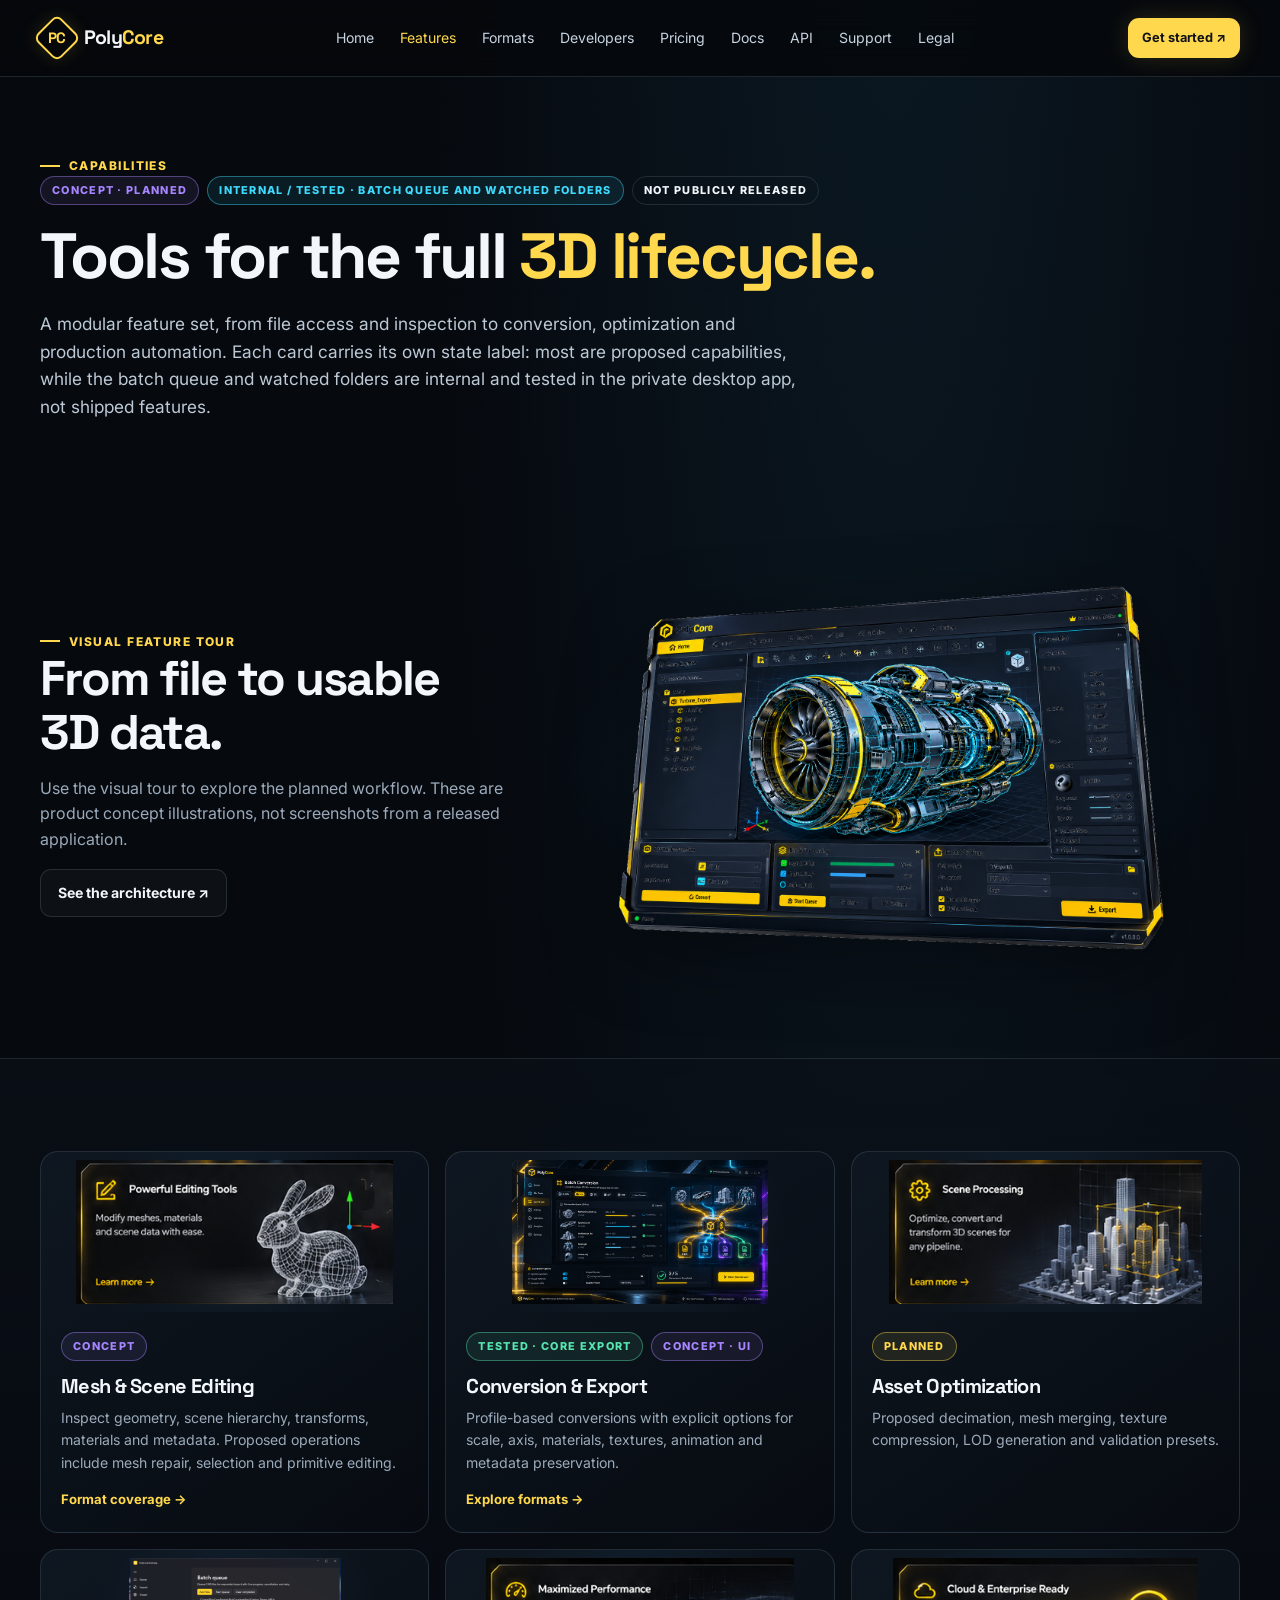
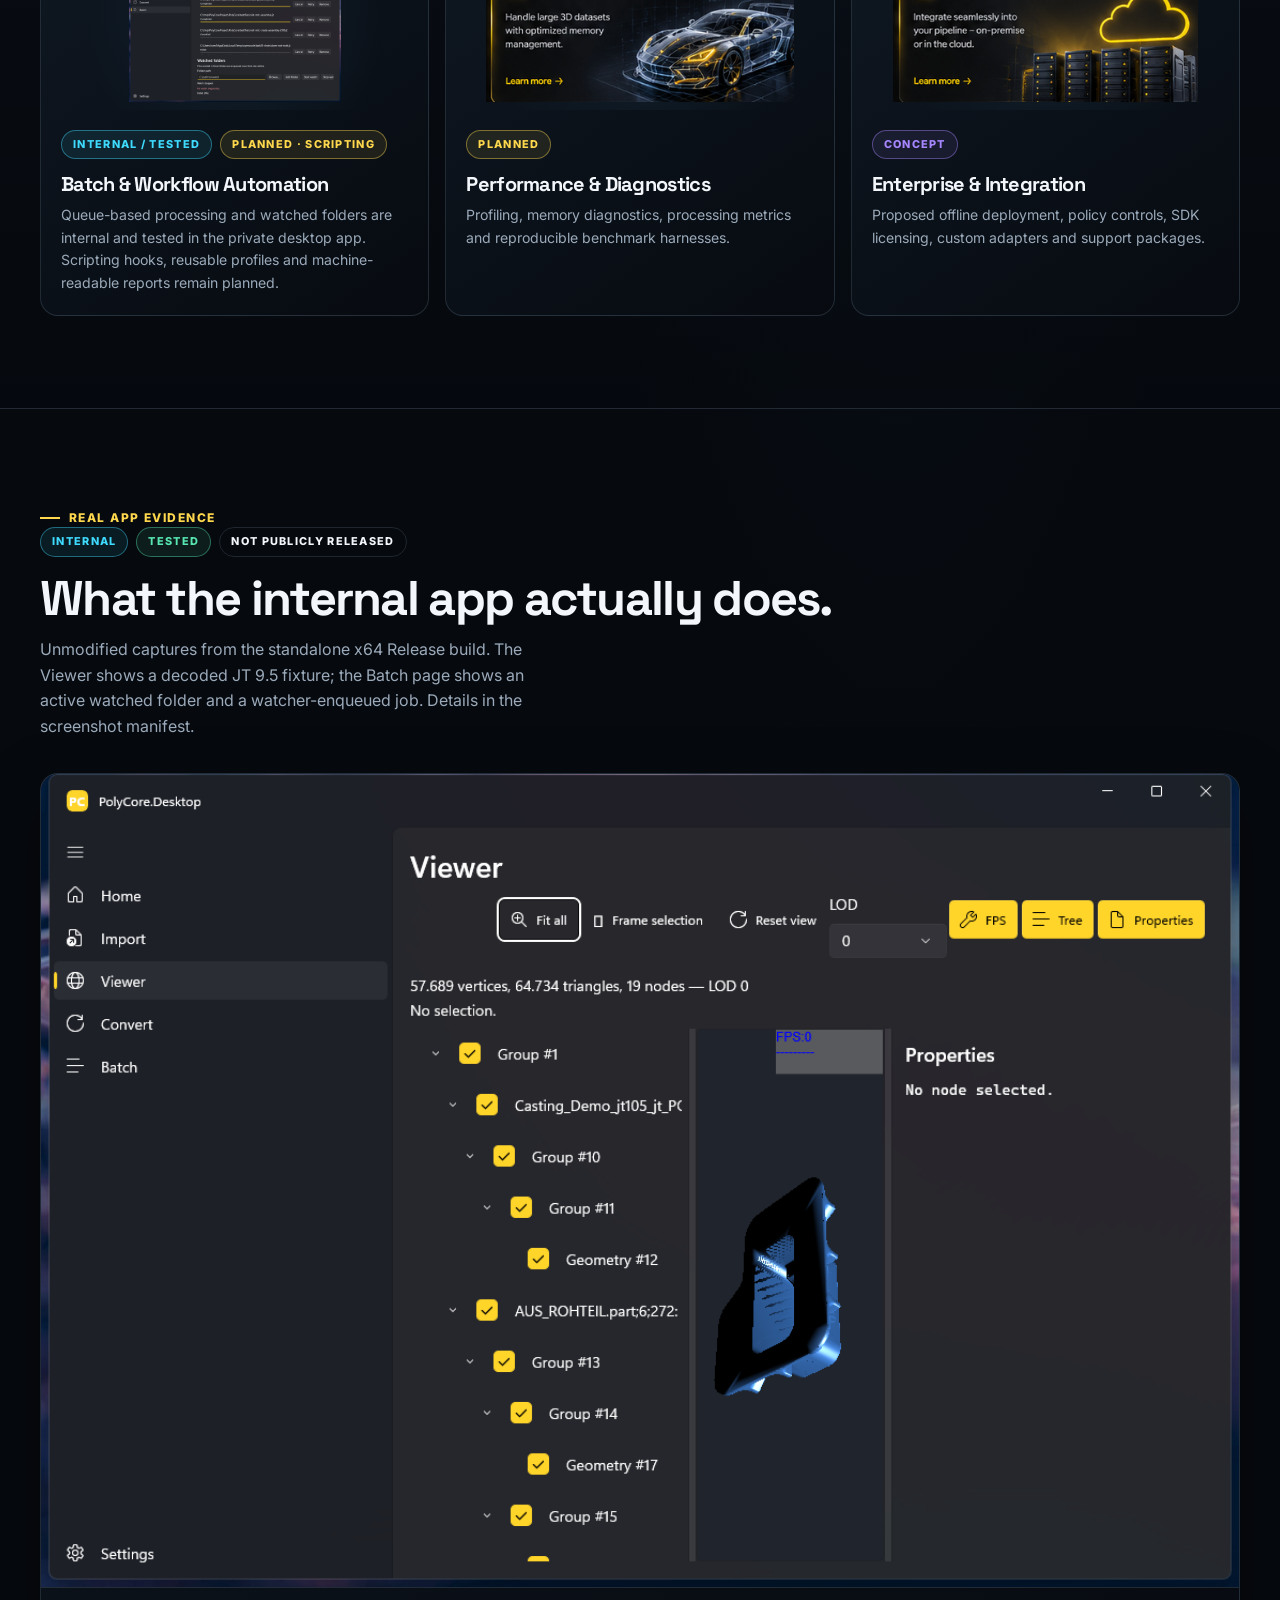
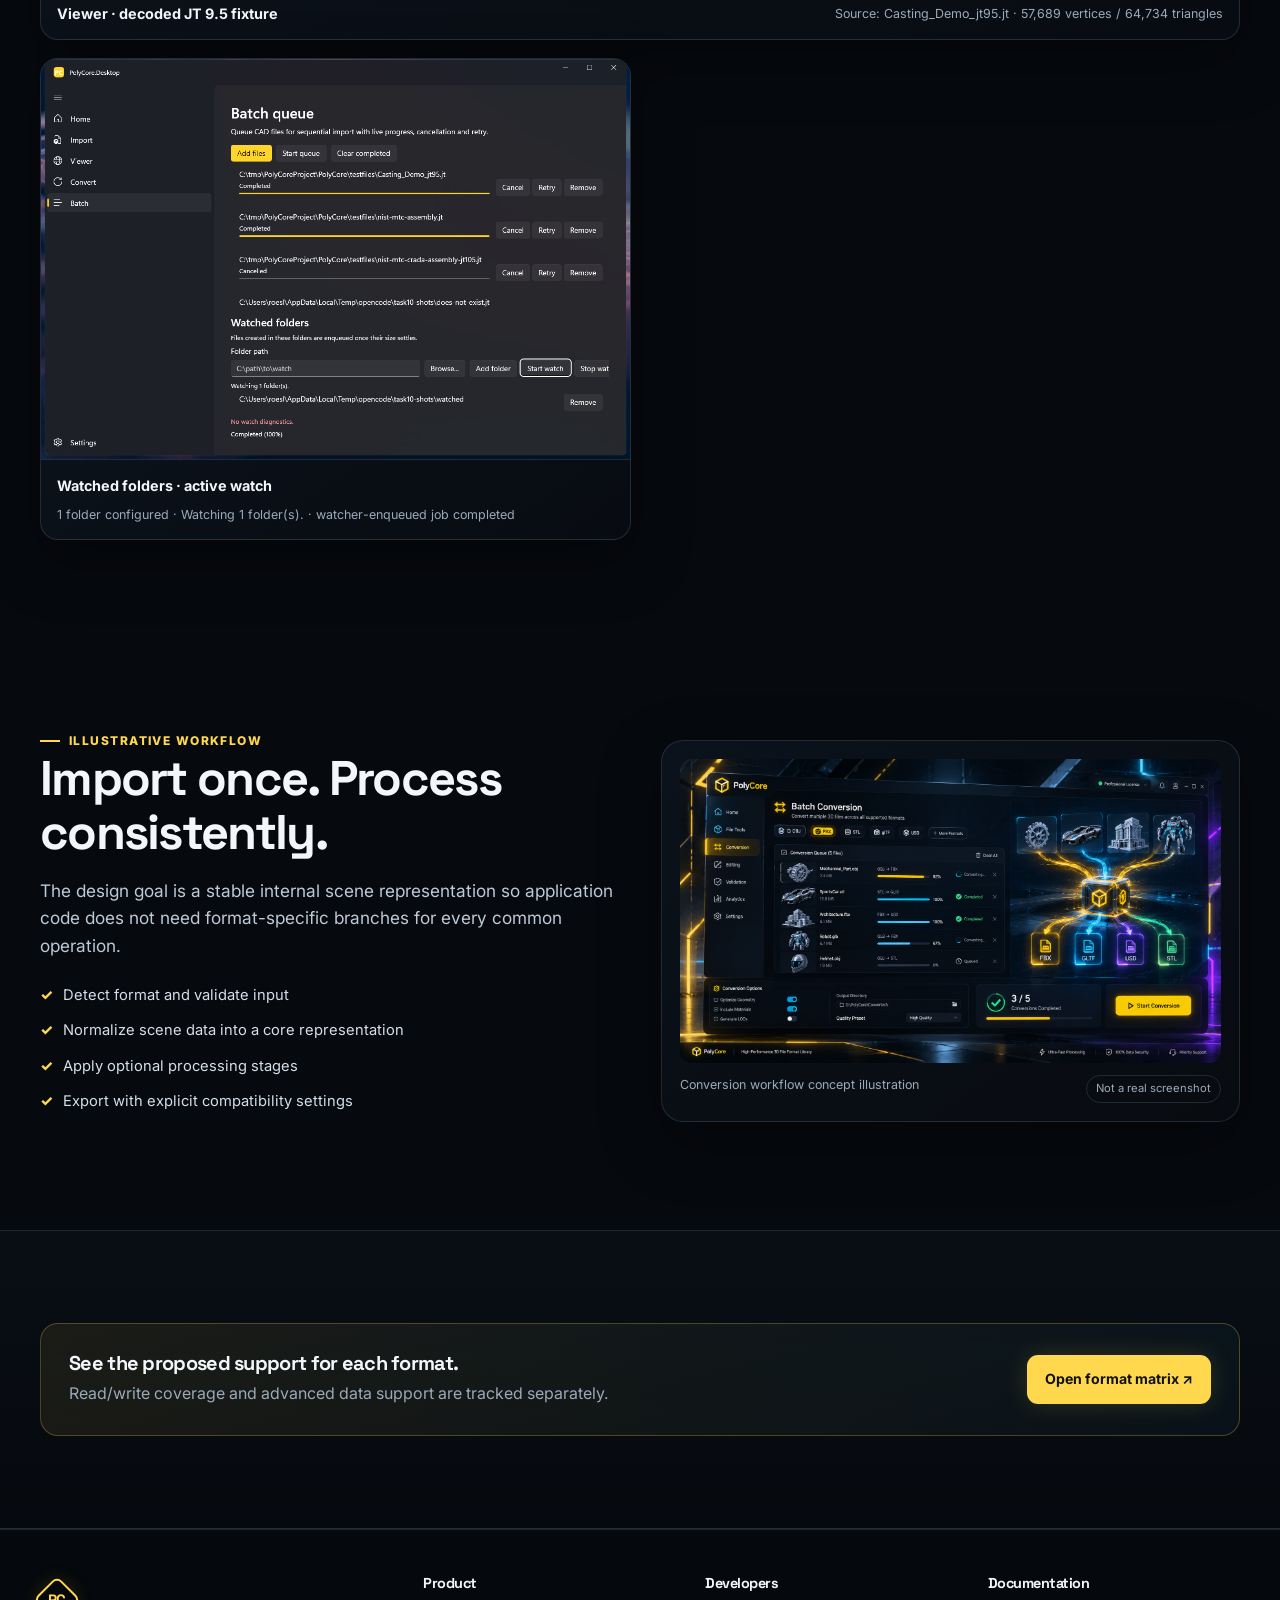
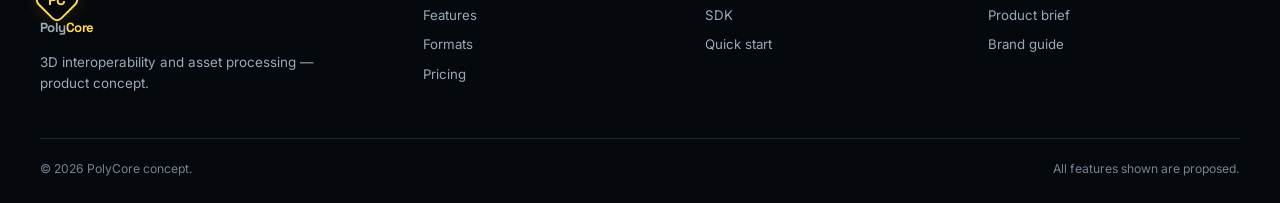
<file: features.html>
<!doctype html><html lang="en"><head><meta charset="utf-8"><meta name="viewport" content="width=device-width,initial-scale=1"><title>Features — PolyCore</title><link rel="stylesheet" href="styles.css"></head><body><header class="topbar"><div class="wrap nav"><a class="brand" href="index.html"><span class="brand-mark"><span>PC</span></span><span>Poly<span class="core">Core</span></span></a><nav class="navlinks"><a href="index.html">Home</a><a class="active" href="features.html">Features</a><a href="formats.html">Formats</a><a href="developers.html">Developers</a><a href="pricing.html">Pricing</a><a href="docs/PRODUCT-BRIEF.md">Docs</a><a href="docs/SDK-API-CONCEPT.md">API</a><a href="docs/SUPPORT.md">Support</a><a href="docs/LEGAL-PLACEHOLDER.md">Legal</a></nav><div class="nav-actions"><a class="btn btn-primary btn-small" href="developers.html">Get started ↗</a><button class="menu-toggle">☰</button></div></div></header><main><section class="page-hero"><div class="wrap"><span class="eyebrow">Capabilities</span><div class="state-row"><span class="state-label state-concept">Concept · planned</span><span class="state-label state-internal">Internal / Tested · batch queue and watched folders</span><span class="state-label">Not publicly released</span></div><h1>Tools for the full <span style="color:var(--yellow)">3D lifecycle.</span></h1><p class="lead">A modular feature set, from file access and inspection to conversion, optimization and production automation. Each card carries its own state label: most are proposed capabilities, while the batch queue and watched folders are internal and tested in the private desktop app, not shipped features.</p></div></section><section class="section"><div class="wrap feature-visual-intro"><div class="feature-visual-copy"><span class="eyebrow">Visual feature tour</span><h2>From file to <span class="yellow">usable 3D data.</span></h2><p>Use the visual tour to explore the planned workflow. These are product concept illustrations, not screenshots from a released application.</p><a class="btn btn-secondary" href="developers.html#architecture">See the architecture ↗</a></div><div class="feature-visual-stage"><img src="assets/polycore-studio-ui-transparent.png" alt="Transparent concept artwork of the PolyCore Studio desktop application"></div></div></section><section class="section section-alt"><div class="wrap"><div class="cards"><article id="editing" class="feature-card"><div class="card-image"><img src="assets/polycore-feature-mesh-editing.png" alt="Mesh editing UI concept"></div><div class="card-body"><div class="state-row"><span class="state-label state-concept">Concept</span></div><h3>Mesh & Scene Editing</h3><p>Inspect geometry, scene hierarchy, transforms, materials and metadata. Proposed operations include mesh repair, selection and primitive editing.</p><a class="learn" href="formats.html">Format coverage →</a></div></article><article id="conversion" class="feature-card"><div class="card-image"><img src="assets/polycore-batch-conversion.png" alt="Batch conversion interface concept"></div><div class="card-body"><div class="state-row"><span class="state-label state-tested">Tested · core export</span><span class="state-label state-concept">Concept · UI</span></div><h3>Conversion & Export</h3><p>Profile-based conversions with explicit options for scale, axis, materials, textures, animation and metadata preservation.</p><a class="learn" href="formats.html">Explore formats →</a></div></article><article id="optimization" class="feature-card"><div class="card-image"><img src="assets/polycore-feature-optimization.png" alt="Asset optimization concept"></div><div class="card-body"><div class="state-row"><span class="state-label state-planned">Planned</span></div><h3>Asset Optimization</h3><p>Proposed decimation, mesh merging, texture compression, LOD generation and validation presets.</p></div></article><article id="automation" class="feature-card"><div class="card-image"><img src="assets/polycore-batch-mixed-statuses-real.png" alt="Real screenshot of the internal desktop Batch queue with completed, cancelled and failed jobs"></div><div class="card-body"><div class="state-row"><span class="state-label state-internal">Internal / Tested</span><span class="state-label state-planned">Planned · scripting</span></div><h3>Batch & Workflow Automation</h3><p>Queue-based processing and watched folders are internal and tested in the private desktop app. Scripting hooks, reusable profiles and machine-readable reports remain planned.</p></div></article><article id="performance" class="feature-card"><div class="card-image"><img src="assets/polycore-feature-performance.png" alt="Performance monitoring concept"></div><div class="card-body"><div class="state-row"><span class="state-label state-planned">Planned</span></div><h3>Performance & Diagnostics</h3><p>Profiling, memory diagnostics, processing metrics and reproducible benchmark harnesses.</p></div></article><article id="enterprise" class="feature-card"><div class="card-image"><img src="assets/polycore-feature-enterprise.png" alt="Enterprise tooling concept"></div><div class="card-body"><div class="state-row"><span class="state-label state-concept">Concept</span></div><h3>Enterprise & Integration</h3><p>Proposed offline deployment, policy controls, SDK licensing, custom adapters and support packages.</p></div></article></div></div></section><section id="evidence" class="section"><div class="wrap"><div class="section-head"><div><span class="eyebrow">Real app evidence</span><div class="state-row"><span class="state-label state-internal">Internal</span><span class="state-label state-tested">Tested</span><span class="state-label">Not publicly released</span></div><h2>What the internal app actually does.</h2><p>Unmodified captures from the standalone x64 Release build. The Viewer shows a decoded JT 9.5 fixture; the Batch page shows an active watched folder and a watcher-enqueued job. Details in the <a href="assets/SCREENSHOT-MANIFEST.txt">screenshot manifest</a>.</p></div></div><div class="real-shot-grid"><figure class="real-shot"><img src="assets/polycore-viewer-jt95-real.png" alt="Real screenshot of the internal desktop Viewer with a decoded JT 9.5 fixture"><figcaption><strong>Viewer · decoded JT 9.5 fixture</strong><span>Source: Casting_Demo_jt95.jt · 57,689 vertices / 64,734 triangles</span></figcaption></figure><figure class="real-shot"><img src="assets/polycore-watched-folders-real.png" alt="Real screenshot of the internal desktop Batch page with an active watched folder"><figcaption><strong>Watched folders · active watch</strong><span>1 folder configured · Watching 1 folder(s). · watcher-enqueued job completed</span></figcaption></figure></div></div></section><section class="section"><div class="wrap split"><div><span class="eyebrow">Illustrative workflow</span><h2>Import once. Process consistently.</h2><p class="lead">The design goal is a stable internal scene representation so application code does not need format-specific branches for every common operation.</p><ul class="check-list"><li>Detect format and validate input</li><li>Normalize scene data into a core representation</li><li>Apply optional processing stages</li><li>Export with explicit compatibility settings</li></ul></div><div class="showcase-panel"><img src="assets/polycore-batch-conversion.png" alt="Batch conversion workflow concept"><div class="image-caption"><span>Conversion workflow concept illustration</span><span class="badge">Not a real screenshot</span></div></div></div></section><section class="section section-alt"><div class="wrap"><div class="cta-band"><div><h3>See the proposed support for each format.</h3><p>Read/write coverage and advanced data support are tracked separately.</p></div><a class="btn btn-primary" href="formats.html">Open format matrix ↗</a></div></div></section></main><footer class="footer"><div class="wrap"><div class="footer-grid"><div><a class="brand" href="index.html"><span class="brand-mark"><span>PC</span></span><span>Poly<span class="core">Core</span></span></a><p>3D interoperability and asset processing — product concept.</p></div><div><h4>Product</h4><a href="features.html">Features</a><a href="formats.html">Formats</a><a href="pricing.html">Pricing</a></div><div><h4>Developers</h4><a href="developers.html">SDK</a><a href="developers.html#quickstart">Quick start</a></div><div><h4>Documentation</h4><a href="docs/PRODUCT-BRIEF.md">Product brief</a><a href="docs/CORPORATE-DESIGN.md">Brand guide</a></div></div><div class="copyright"><span>© 2026 PolyCore concept.</span><span>All features shown are proposed.</span></div></div></footer><script src="site.js"></script></body></html>
</file>
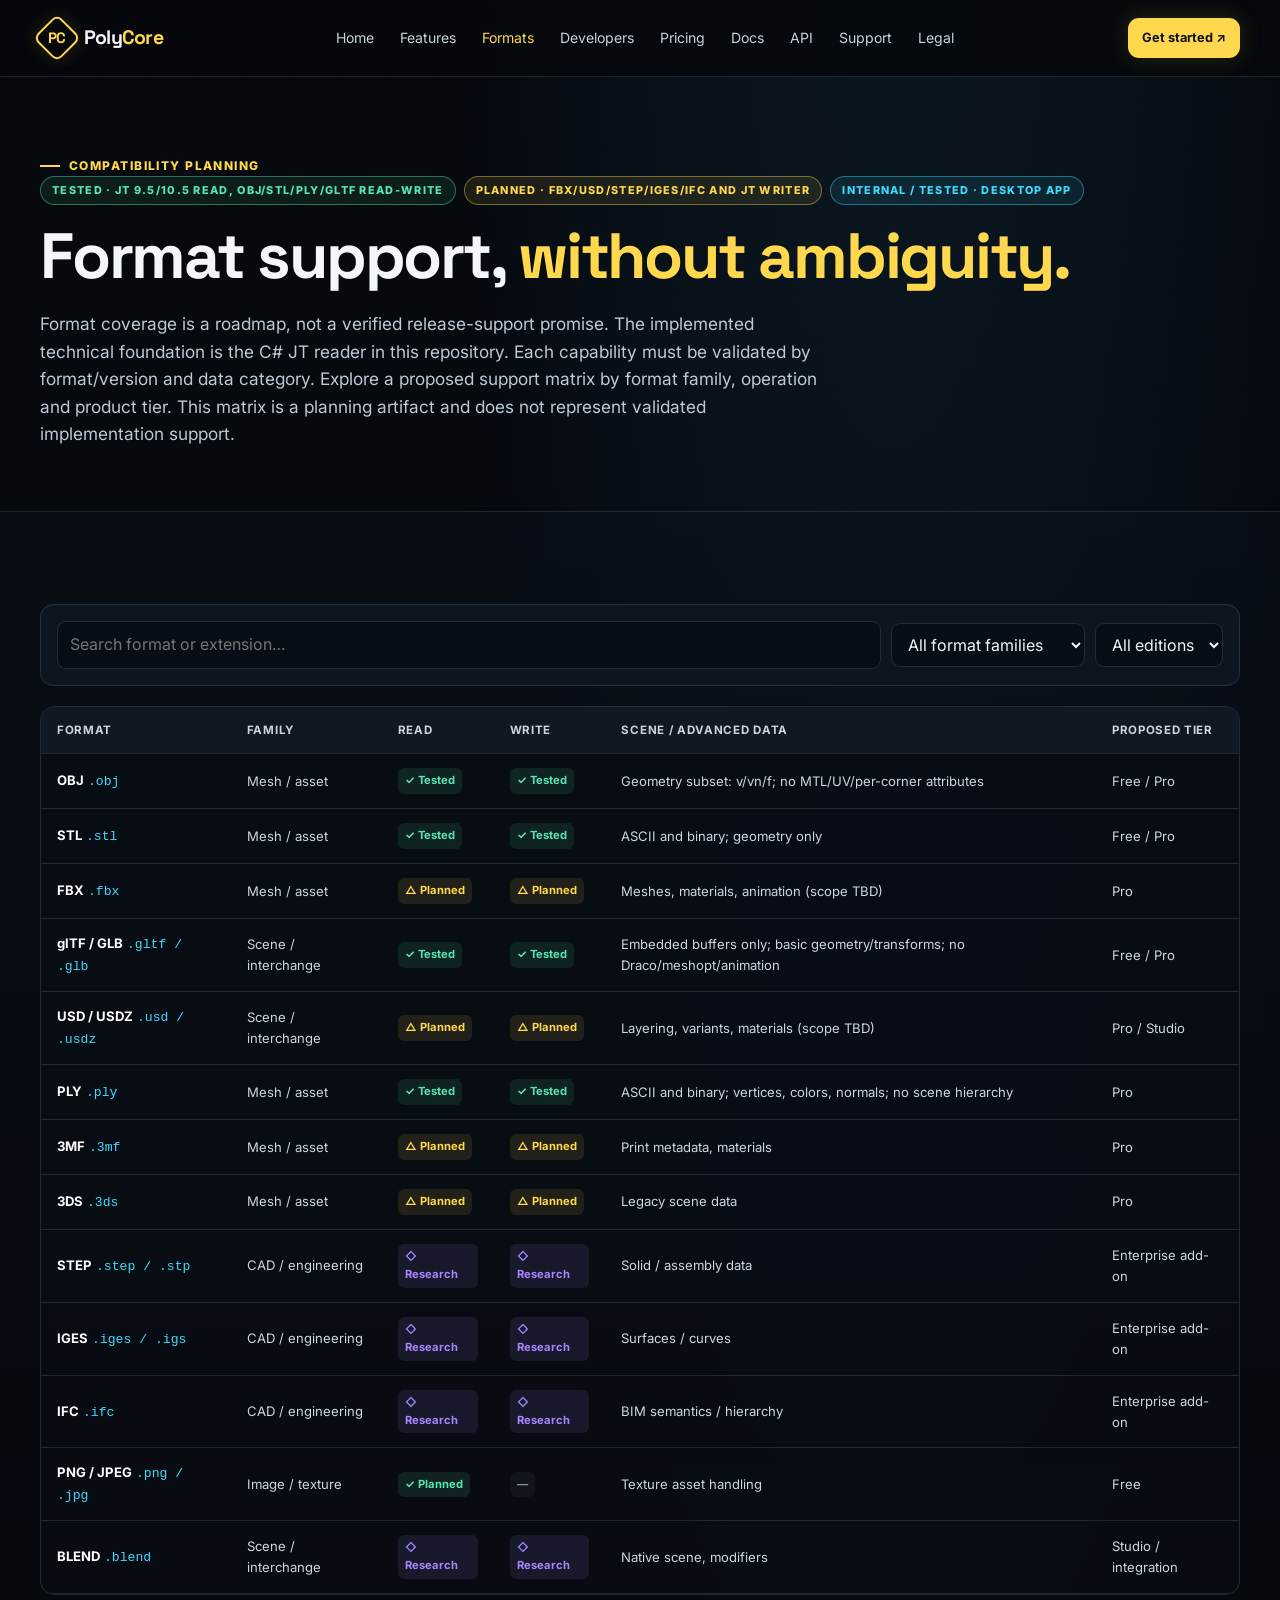
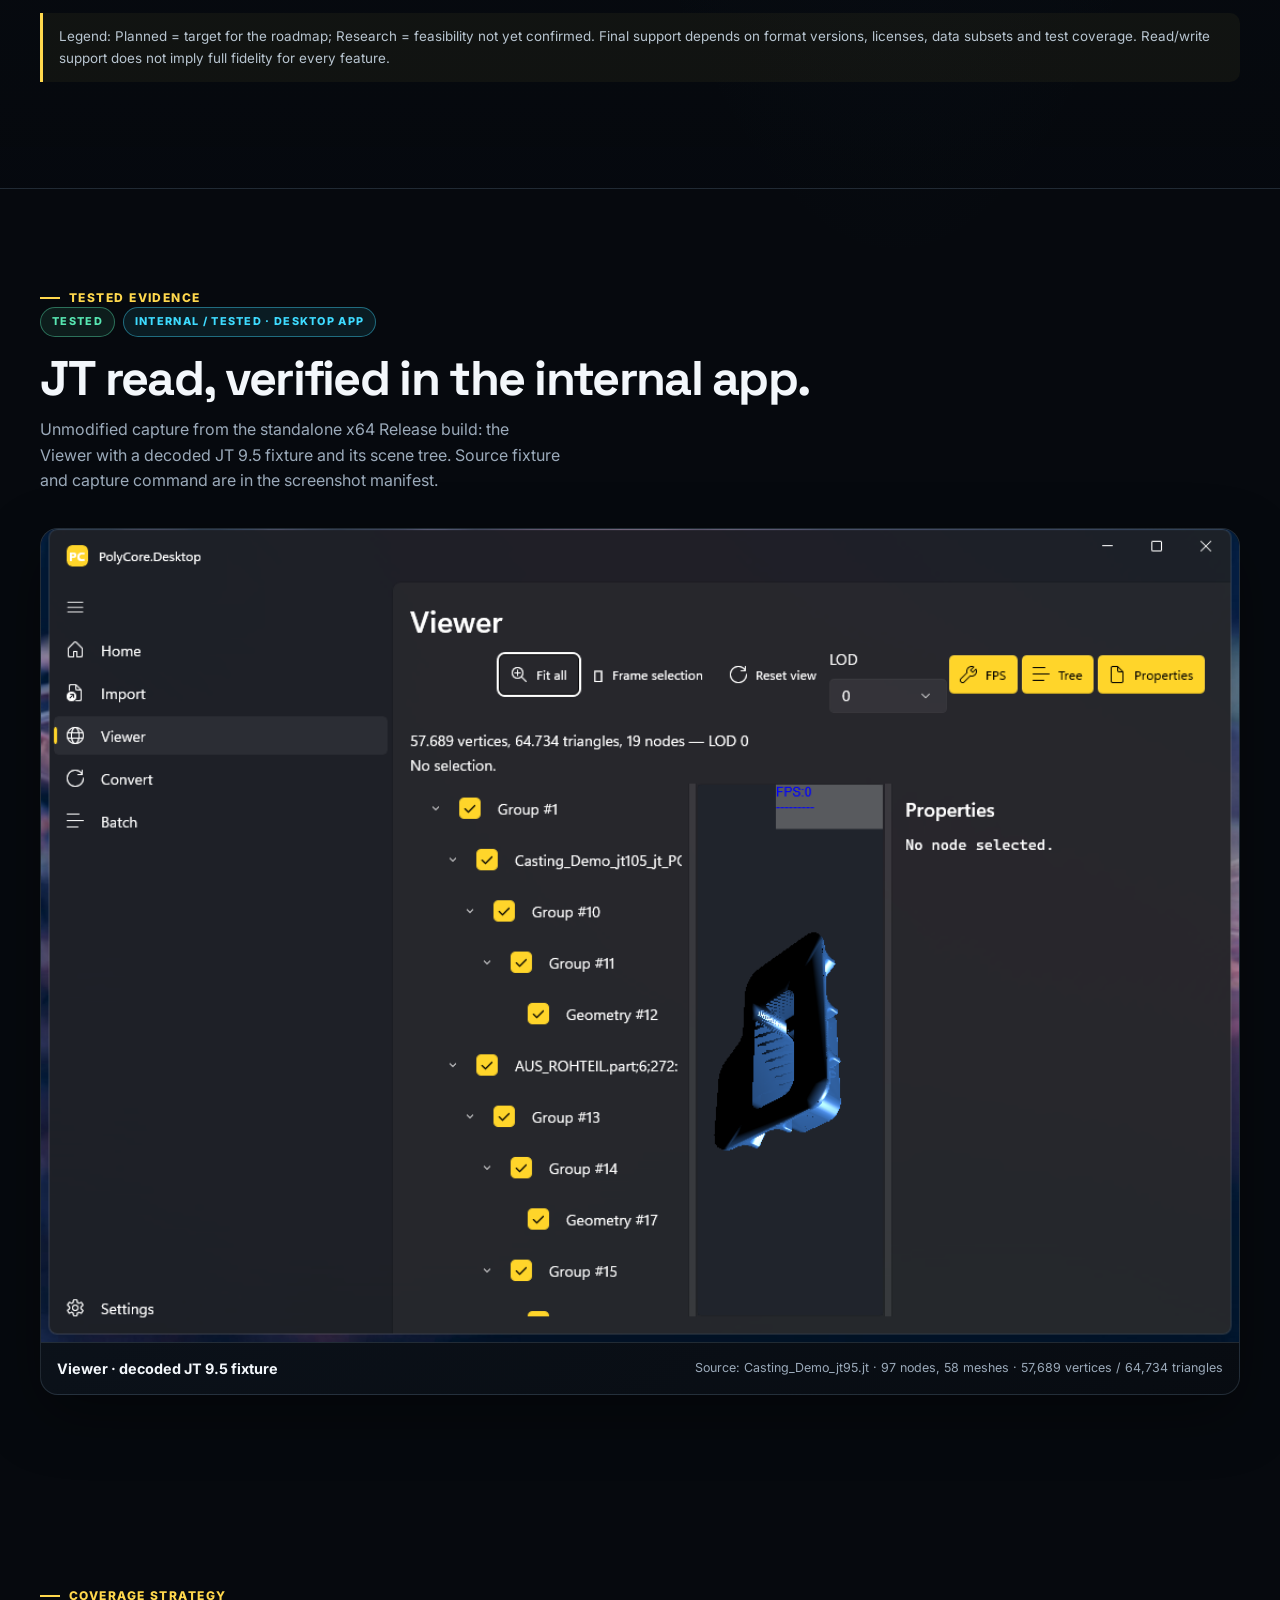
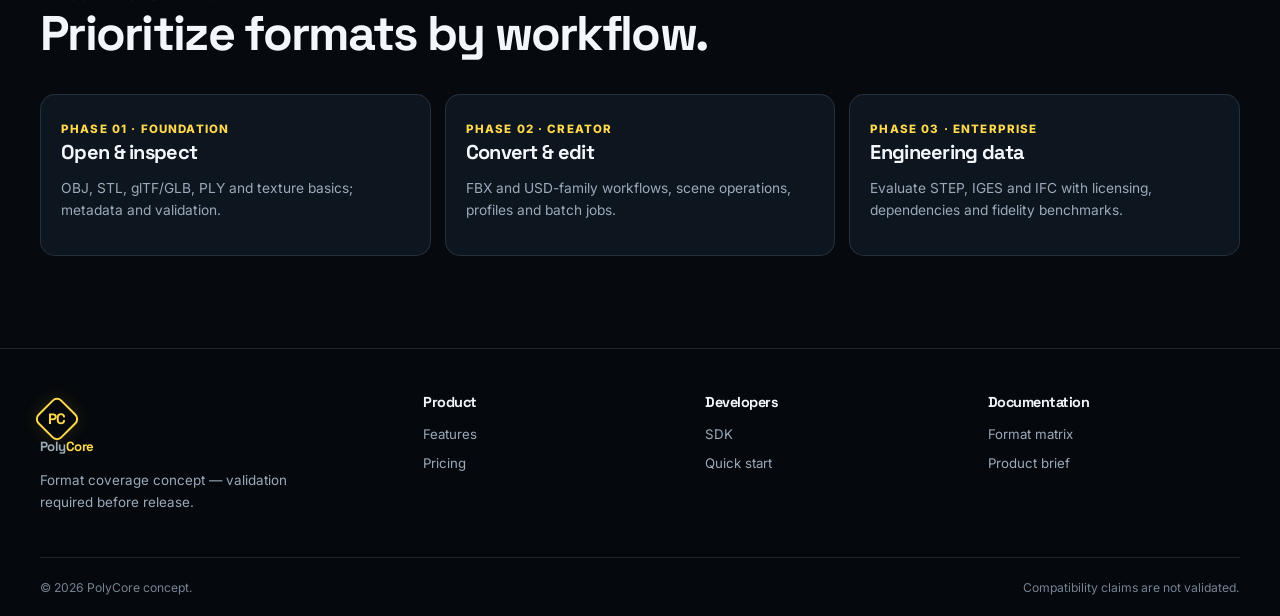
<file: formats.html>
<!doctype html><html lang="en"><head><meta charset="utf-8"><meta name="viewport" content="width=device-width,initial-scale=1"><title>Format Matrix — PolyCore</title><link rel="stylesheet" href="styles.css"></head><body><header class="topbar"><div class="wrap nav"><a class="brand" href="index.html"><span class="brand-mark"><span>PC</span></span><span>Poly<span class="core">Core</span></span></a><nav class="navlinks"><a href="index.html">Home</a><a href="features.html">Features</a><a class="active" href="formats.html">Formats</a><a href="developers.html">Developers</a><a href="pricing.html">Pricing</a><a href="docs/PRODUCT-BRIEF.md">Docs</a><a href="docs/SDK-API-CONCEPT.md">API</a><a href="docs/SUPPORT.md">Support</a><a href="docs/LEGAL-PLACEHOLDER.md">Legal</a></nav><div class="nav-actions"><a class="btn btn-primary btn-small" href="developers.html">Get started ↗</a><button class="menu-toggle">☰</button></div></div></header><main><section class="page-hero"><div class="wrap"><span class="eyebrow">Compatibility planning</span><div class="state-row"><span class="state-label state-tested">Tested · JT 9.5/10.5 read, OBJ/STL/PLY/glTF read-write</span><span class="state-label state-planned">Planned · FBX/USD/STEP/IGES/IFC and JT writer</span><span class="state-label state-internal">Internal / Tested · desktop app</span></div><h1>Format support, <span style="color:var(--yellow)">without ambiguity.</span></h1><p class="lead">Format coverage is a roadmap, not a verified release-support promise. The implemented technical foundation is the C# JT reader in this repository. Each capability must be validated by format/version and data category. Explore a proposed support matrix by format family, operation and product tier. This matrix is a planning artifact and does not represent validated implementation support.</p></div></section><section class="section section-alt"><div class="wrap"><div class="filter-bar"><input id="formatSearch" type="search" placeholder="Search format or extension…"><select id="typeFilter"><option value="all">All format families</option><option value="mesh">Mesh / asset</option><option value="cad">CAD / engineering</option><option value="scene">Scene / interchange</option><option value="image">Image / texture</option></select><select id="tierFilter"><option value="all">All editions</option><option value="free">Free</option><option value="pro">Pro</option><option value="studio">Studio</option><option value="enterprise">Enterprise</option></select></div><div class="matrix-wrap"><table><thead><tr><th>Format</th><th>Family</th><th>Read</th><th>Write</th><th>Scene / advanced data</th><th>Proposed tier</th></tr></thead><tbody>
<tr data-format-row data-type="mesh" data-tier="free"><td><span class="format-name">OBJ</span> <span class="format-ext">.obj</span></td><td>Mesh / asset</td><td><span class="support yes">✓ Tested</span></td><td><span class="support yes">✓ Tested</span></td><td>Geometry subset: v/vn/f; no MTL/UV/per-corner attributes</td><td>Free / Pro</td></tr>
<tr data-format-row data-type="mesh" data-tier="free"><td><span class="format-name">STL</span> <span class="format-ext">.stl</span></td><td>Mesh / asset</td><td><span class="support yes">✓ Tested</span></td><td><span class="support yes">✓ Tested</span></td><td>ASCII and binary; geometry only</td><td>Free / Pro</td></tr>
<tr data-format-row data-type="mesh" data-tier="pro"><td><span class="format-name">FBX</span> <span class="format-ext">.fbx</span></td><td>Mesh / asset</td><td><span class="support partial">△ Planned</span></td><td><span class="support partial">△ Planned</span></td><td>Meshes, materials, animation (scope TBD)</td><td>Pro</td></tr>
<tr data-format-row data-type="scene" data-tier="free"><td><span class="format-name">glTF / GLB</span> <span class="format-ext">.gltf / .glb</span></td><td>Scene / interchange</td><td><span class="support yes">✓ Tested</span></td><td><span class="support yes">✓ Tested</span></td><td>Embedded buffers only; basic geometry/transforms; no Draco/meshopt/animation</td><td>Free / Pro</td></tr>
<tr data-format-row data-type="scene" data-tier="pro"><td><span class="format-name">USD / USDZ</span> <span class="format-ext">.usd / .usdz</span></td><td>Scene / interchange</td><td><span class="support partial">△ Planned</span></td><td><span class="support partial">△ Planned</span></td><td>Layering, variants, materials (scope TBD)</td><td>Pro / Studio</td></tr>
<tr data-format-row data-type="mesh" data-tier="pro"><td><span class="format-name">PLY</span> <span class="format-ext">.ply</span></td><td>Mesh / asset</td><td><span class="support yes">✓ Tested</span></td><td><span class="support yes">✓ Tested</span></td><td>ASCII and binary; vertices, colors, normals; no scene hierarchy</td><td>Pro</td></tr>
<tr data-format-row data-type="mesh" data-tier="pro"><td><span class="format-name">3MF</span> <span class="format-ext">.3mf</span></td><td>Mesh / asset</td><td><span class="support partial">△ Planned</span></td><td><span class="support partial">△ Planned</span></td><td>Print metadata, materials</td><td>Pro</td></tr>
<tr data-format-row data-type="mesh" data-tier="pro"><td><span class="format-name">3DS</span> <span class="format-ext">.3ds</span></td><td>Mesh / asset</td><td><span class="support partial">△ Planned</span></td><td><span class="support partial">△ Planned</span></td><td>Legacy scene data</td><td>Pro</td></tr>
<tr data-format-row data-type="cad" data-tier="enterprise"><td><span class="format-name">STEP</span> <span class="format-ext">.step / .stp</span></td><td>CAD / engineering</td><td><span class="support plan">◇ Research</span></td><td><span class="support plan">◇ Research</span></td><td>Solid / assembly data</td><td>Enterprise add-on</td></tr>
<tr data-format-row data-type="cad" data-tier="enterprise"><td><span class="format-name">IGES</span> <span class="format-ext">.iges / .igs</span></td><td>CAD / engineering</td><td><span class="support plan">◇ Research</span></td><td><span class="support plan">◇ Research</span></td><td>Surfaces / curves</td><td>Enterprise add-on</td></tr>
<tr data-format-row data-type="cad" data-tier="enterprise"><td><span class="format-name">IFC</span> <span class="format-ext">.ifc</span></td><td>CAD / engineering</td><td><span class="support plan">◇ Research</span></td><td><span class="support plan">◇ Research</span></td><td>BIM semantics / hierarchy</td><td>Enterprise add-on</td></tr>
<tr data-format-row data-type="image" data-tier="free"><td><span class="format-name">PNG / JPEG</span> <span class="format-ext">.png / .jpg</span></td><td>Image / texture</td><td><span class="support yes">✓ Planned</span></td><td><span class="support no">—</span></td><td>Texture asset handling</td><td>Free</td></tr>
<tr data-format-row data-type="scene" data-tier="studio"><td><span class="format-name">BLEND</span> <span class="format-ext">.blend</span></td><td>Scene / interchange</td><td><span class="support plan">◇ Research</span></td><td><span class="support plan">◇ Research</span></td><td>Native scene, modifiers</td><td>Studio / integration</td></tr>
</tbody></table></div><p class="note" style="margin-top:18px">Legend: Planned = target for the roadmap; Research = feasibility not yet confirmed. Final support depends on format versions, licenses, data subsets and test coverage. Read/write support does not imply full fidelity for every feature.</p></div></section><section id="evidence" class="section"><div class="wrap"><div class="section-head"><div><span class="eyebrow">Tested evidence</span><div class="state-row"><span class="state-label state-tested">Tested</span><span class="state-label state-internal">Internal / Tested · desktop app</span></div><h2>JT read, verified in the internal app.</h2><p>Unmodified capture from the standalone x64 Release build: the Viewer with a decoded JT 9.5 fixture and its scene tree. Source fixture and capture command are in the <a href="assets/SCREENSHOT-MANIFEST.txt">screenshot manifest</a>.</p></div></div><figure class="real-shot"><img src="assets/polycore-viewer-jt95-real.png" alt="Real screenshot of the internal desktop Viewer with a decoded JT 9.5 fixture"><figcaption><strong>Viewer · decoded JT 9.5 fixture</strong><span>Source: Casting_Demo_jt95.jt · 97 nodes, 58 meshes · 57,689 vertices / 64,734 triangles</span></figcaption></figure></div></section><section class="section"><div class="wrap"><div class="section-head"><div><span class="eyebrow">Coverage strategy</span><h2>Prioritize formats by workflow.</h2></div></div><div class="roadmap"><article class="roadmap-card"><span class="stage">Phase 01 · Foundation</span><h3>Open & inspect</h3><p>OBJ, STL, glTF/GLB, PLY and texture basics; metadata and validation.</p></article><article class="roadmap-card"><span class="stage">Phase 02 · Creator</span><h3>Convert & edit</h3><p>FBX and USD-family workflows, scene operations, profiles and batch jobs.</p></article><article class="roadmap-card"><span class="stage">Phase 03 · Enterprise</span><h3>Engineering data</h3><p>Evaluate STEP, IGES and IFC with licensing, dependencies and fidelity benchmarks.</p></article></div></div></section></main><footer class="footer"><div class="wrap"><div class="footer-grid"><div><a class="brand" href="index.html"><span class="brand-mark"><span>PC</span></span><span>Poly<span class="core">Core</span></span></a><p>Format coverage concept — validation required before release.</p></div><div><h4>Product</h4><a href="features.html">Features</a><a href="pricing.html">Pricing</a></div><div><h4>Developers</h4><a href="developers.html">SDK</a><a href="developers.html#quickstart">Quick start</a></div><div><h4>Documentation</h4><a href="docs/FORMAT-MATRIX.md">Format matrix</a><a href="docs/PRODUCT-BRIEF.md">Product brief</a></div></div><div class="copyright"><span>© 2026 PolyCore concept.</span><span>Compatibility claims are not validated.</span></div></div></footer><script src="site.js"></script></body></html>
</file>
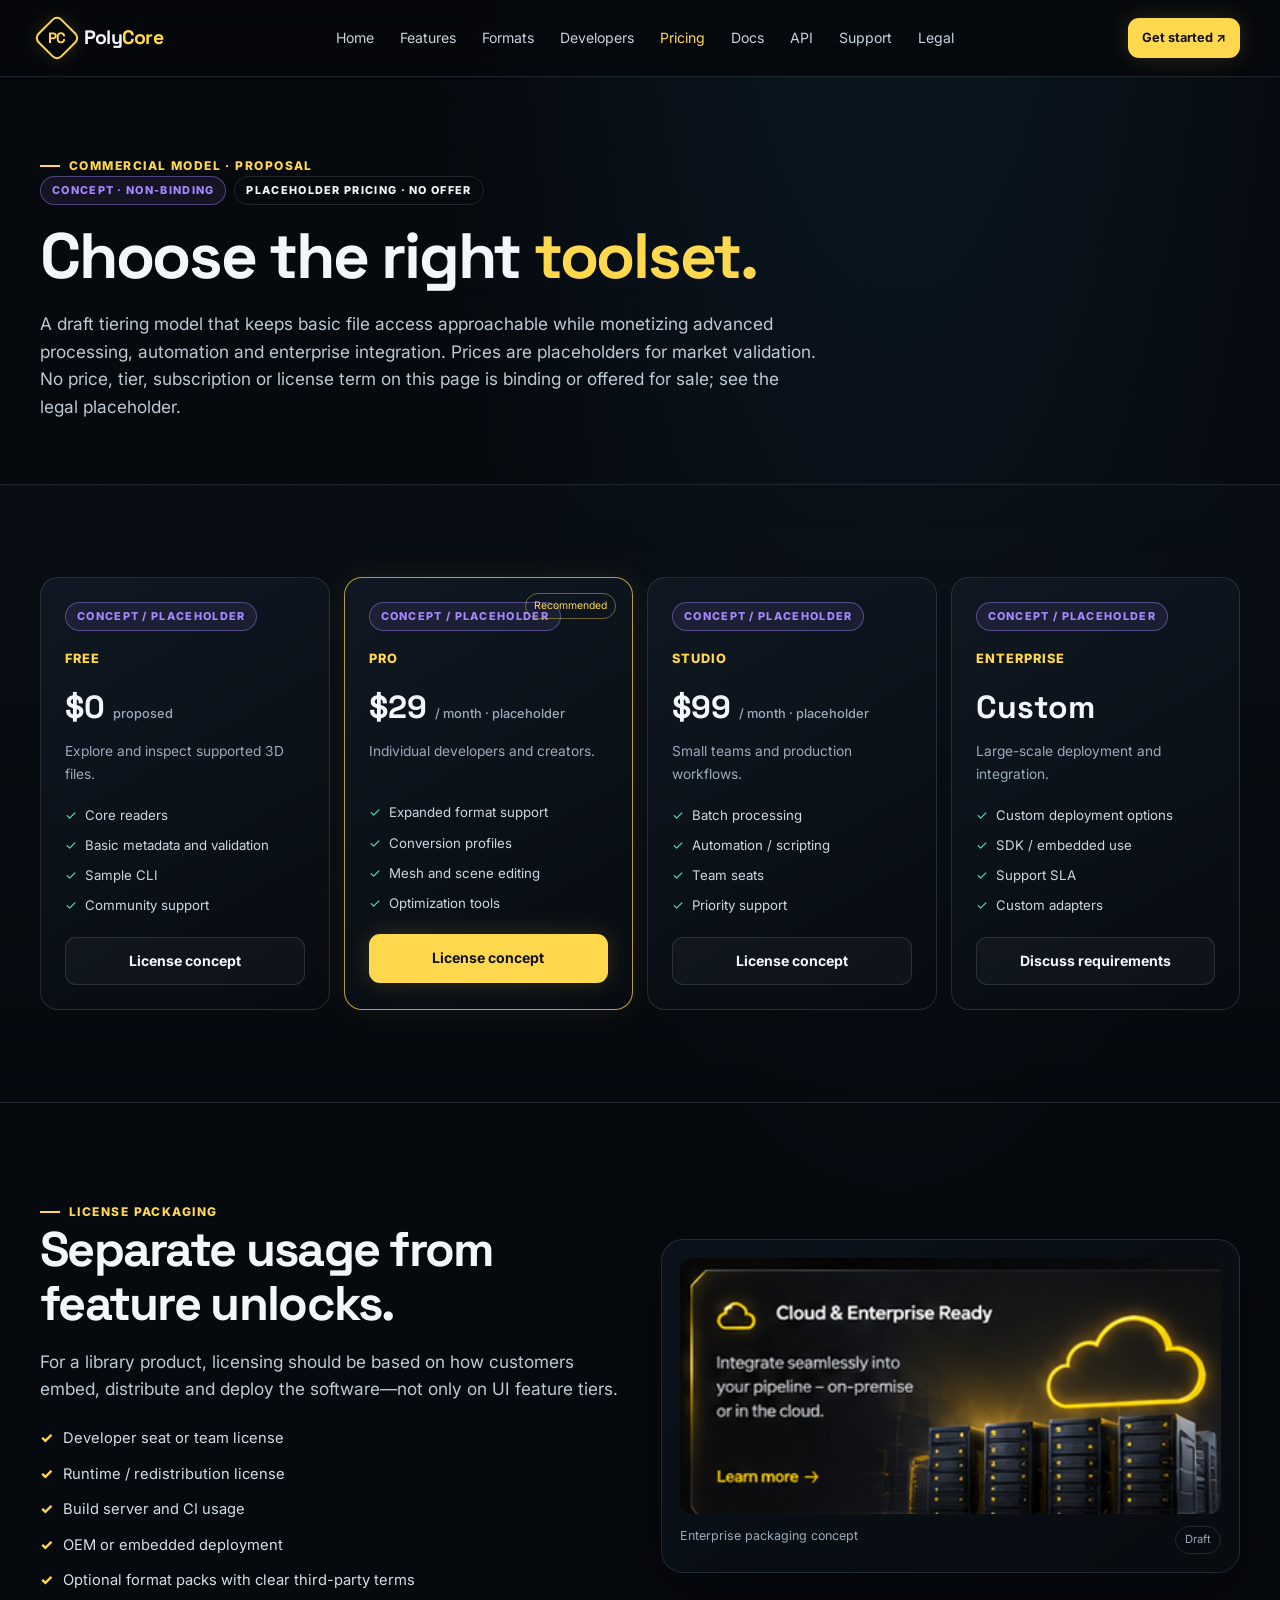
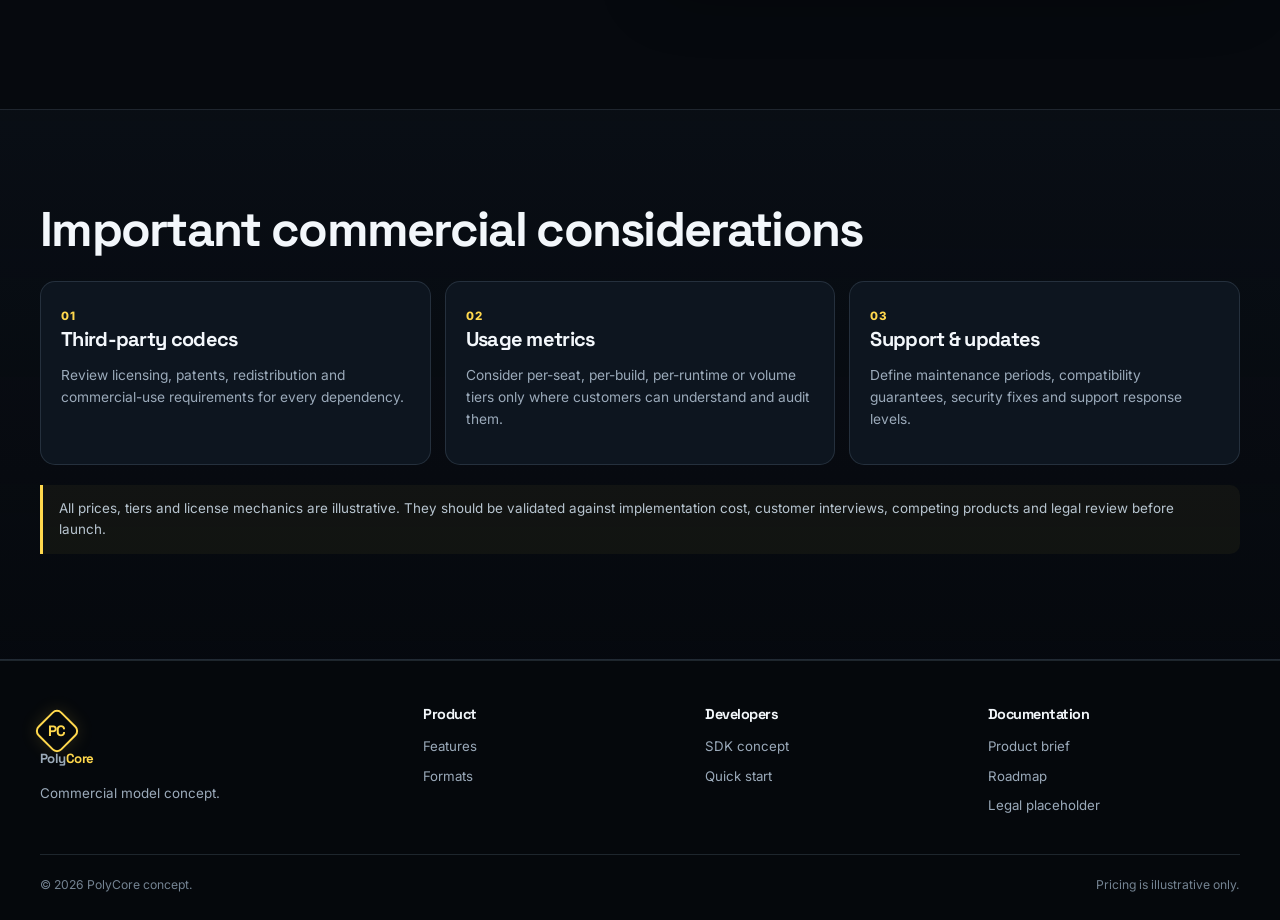
<file: pricing.html>
<!doctype html><html lang="en"><head><meta charset="utf-8"><meta name="viewport" content="width=device-width,initial-scale=1"><title>Pricing — PolyCore</title><link rel="stylesheet" href="styles.css"></head><body><header class="topbar"><div class="wrap nav"><a class="brand" href="index.html"><span class="brand-mark"><span>PC</span></span><span>Poly<span class="core">Core</span></span></a><nav class="navlinks"><a href="index.html">Home</a><a href="features.html">Features</a><a href="formats.html">Formats</a><a href="developers.html">Developers</a><a class="active" href="pricing.html">Pricing</a><a href="docs/PRODUCT-BRIEF.md">Docs</a><a href="docs/SDK-API-CONCEPT.md">API</a><a href="docs/SUPPORT.md">Support</a><a href="docs/LEGAL-PLACEHOLDER.md">Legal</a></nav><div class="nav-actions"><a class="btn btn-primary btn-small" href="developers.html">Get started ↗</a><button class="menu-toggle">☰</button></div></div></header><main><section class="page-hero"><div class="wrap"><span class="eyebrow">Commercial model · proposal</span><div class="state-row"><span class="state-label state-concept">Concept · non-binding</span><span class="state-label">Placeholder pricing · no offer</span></div><h1>Choose the right <span style="color:var(--yellow)">toolset.</span></h1><p class="lead">A draft tiering model that keeps basic file access approachable while monetizing advanced processing, automation and enterprise integration. Prices are placeholders for market validation. No price, tier, subscription or license term on this page is binding or offered for sale; see the <a href="docs/LEGAL-PLACEHOLDER.md">legal placeholder</a>.</p></div></section><section class="section section-alt"><div class="wrap"><div class="pricing-grid"><article class="price-card"><div class="state-row"><span class="state-label state-concept">Concept / Placeholder</span></div><span class="tier">Free</span><div class="price">$0 <small>proposed</small></div><p>Explore and inspect supported 3D files.</p><ul><li>Core readers</li><li>Basic metadata and validation</li><li>Sample CLI</li><li>Community support</li></ul><a class="btn btn-secondary" href="#license">License concept</a></article><article class="price-card popular"><span class="tag">Recommended</span><div class="state-row"><span class="state-label state-concept">Concept / Placeholder</span></div><span class="tier">Pro</span><div class="price">$29 <small>/ month · placeholder</small></div><p>Individual developers and creators.</p><ul><li>Expanded format support</li><li>Conversion profiles</li><li>Mesh and scene editing</li><li>Optimization tools</li></ul><a class="btn btn-primary" href="#license">License concept</a></article><article class="price-card"><div class="state-row"><span class="state-label state-concept">Concept / Placeholder</span></div><span class="tier">Studio</span><div class="price">$99 <small>/ month · placeholder</small></div><p>Small teams and production workflows.</p><ul><li>Batch processing</li><li>Automation / scripting</li><li>Team seats</li><li>Priority support</li></ul><a class="btn btn-secondary" href="#license">License concept</a></article><article class="price-card"><div class="state-row"><span class="state-label state-concept">Concept / Placeholder</span></div><span class="tier">Enterprise</span><div class="price">Custom</div><p>Large-scale deployment and integration.</p><ul><li>Custom deployment options</li><li>SDK / embedded use</li><li>Support SLA</li><li>Custom adapters</li></ul><a class="btn btn-secondary" href="#license">Discuss requirements</a></article></div></div></section><section class="section"><div class="wrap split"><div><span class="eyebrow">License packaging</span><h2>Separate usage from feature unlocks.</h2><p class="lead">For a library product, licensing should be based on how customers embed, distribute and deploy the software—not only on UI feature tiers.</p><ul class="check-list"><li>Developer seat or team license</li><li>Runtime / redistribution license</li><li>Build server and CI usage</li><li>OEM or embedded deployment</li><li>Optional format packs with clear third-party terms</li></ul></div><div class="showcase-panel"><img src="assets/polycore-feature-enterprise.png" alt="Enterprise licensing concept illustration"><div class="image-caption"><span>Enterprise packaging concept</span><span class="badge">Draft</span></div></div></div></section><section id="license" class="section section-alt"><div class="wrap"><h2>Important commercial considerations</h2><div class="roadmap" style="margin-top:25px"><article class="roadmap-card"><span class="stage">01</span><h3>Third-party codecs</h3><p>Review licensing, patents, redistribution and commercial-use requirements for every dependency.</p></article><article class="roadmap-card"><span class="stage">02</span><h3>Usage metrics</h3><p>Consider per-seat, per-build, per-runtime or volume tiers only where customers can understand and audit them.</p></article><article class="roadmap-card"><span class="stage">03</span><h3>Support & updates</h3><p>Define maintenance periods, compatibility guarantees, security fixes and support response levels.</p></article></div><p class="note" style="margin-top:20px">All prices, tiers and license mechanics are illustrative. They should be validated against implementation cost, customer interviews, competing products and legal review before launch.</p></div></section></main><footer class="footer"><div class="wrap"><div class="footer-grid"><div><a class="brand" href="index.html"><span class="brand-mark"><span>PC</span></span><span>Poly<span class="core">Core</span></span></a><p>Commercial model concept.</p></div><div><h4>Product</h4><a href="features.html">Features</a><a href="formats.html">Formats</a></div><div><h4>Developers</h4><a href="developers.html">SDK concept</a><a href="developers.html#quickstart">Quick start</a></div><div><h4>Documentation</h4><a href="docs/PRODUCT-BRIEF.md">Product brief</a><a href="docs/WEBSITE-ROADMAP.md">Roadmap</a><a href="docs/LEGAL-PLACEHOLDER.md">Legal placeholder</a></div></div><div class="copyright"><span>© 2026 PolyCore concept.</span><span>Pricing is illustrative only.</span></div></div></footer><script src="site.js"></script></body></html>
</file>
<file: styles.css>
@import url('https://fonts.googleapis.com/css2?family=Inter:wght@400;500;600;700;800&family=Space+Grotesk:wght@500;600;700&display=swap');
:root{--bg:#06090e;--bg2:#0a1018;--panel:#0d151f;--panel2:#111d29;--line:rgba(157,183,208,.17);--text:#f3f7fb;--muted:#9baaba;--yellow:#ffd84d;--yellow2:#f6bd00;--cyan:#3edbff;--violet:#a786ff;--mint:#57e6b1;--magenta:#ff4fb7;--max:1200px;--radius:18px;--shadow:0 20px 60px rgba(0,0,0,.35)}
*{box-sizing:border-box}html{scroll-behavior:smooth}body{margin:0;background:radial-gradient(ellipse at 70% -10%,rgba(39,112,153,.16),transparent 38%),var(--bg);color:var(--text);font-family:Inter,system-ui,sans-serif;line-height:1.6}body:before{content:"";position:fixed;inset:0;pointer-events:none;opacity:.14;background-image:linear-gradient(rgba(64,148,193,.08) 1px,transparent 1px),linear-gradient(90deg,rgba(64,148,193,.08) 1px,transparent 1px);background-size:48px 48px;mask-image:linear-gradient(to bottom,black,transparent 70%);z-index:-1}a{color:inherit;text-decoration:none}img{max-width:100%;display:block}button,input,select{font:inherit}.wrap{width:min(var(--max),calc(100% - 40px));margin-inline:auto}.topbar{position:sticky;top:0;z-index:50;background:rgba(5,8,12,.82);backdrop-filter:blur(16px);border-bottom:1px solid var(--line)}.nav{height:76px;display:flex;align-items:center;justify-content:space-between;gap:24px}.brand{display:flex;align-items:center;gap:10px;font-family:'Space Grotesk',sans-serif;font-size:1.22rem;font-weight:700;letter-spacing:-.04em}.brand-mark{width:34px;height:34px;display:grid;place-items:center;border:2px solid var(--yellow);transform:rotate(45deg);border-radius:7px;box-shadow:0 0 18px rgba(255,216,77,.15)}.brand-mark span{transform:rotate(-45deg);font-weight:800;color:var(--yellow);font-size:15px}.brand .core{color:var(--yellow)}.navlinks{display:flex;gap:26px;align-items:center;color:#c7d3df;font-size:.88rem}.navlinks a{transition:color .2s}.navlinks a:hover,.navlinks a.active{color:var(--yellow)}.nav-actions{display:flex;gap:10px;align-items:center}.menu-toggle{display:none;background:transparent;border:1px solid var(--line);color:white;border-radius:10px;padding:8px 11px}.btn{display:inline-flex;align-items:center;justify-content:center;gap:9px;padding:12px 17px;border-radius:11px;border:1px solid transparent;font-size:.88rem;font-weight:700;transition:transform .2s,box-shadow .2s,background .2s;cursor:pointer}.btn:hover{transform:translateY(-2px)}.btn-primary{background:var(--yellow);color:#101217;box-shadow:0 0 24px rgba(255,216,77,.16)}.btn-primary:hover{box-shadow:0 0 28px rgba(255,216,77,.28)}.btn-secondary{border-color:var(--line);background:rgba(255,255,255,.03);color:var(--text)}.btn-secondary:hover{border-color:var(--cyan)}.btn-small{padding:9px 13px;font-size:.8rem}.eyebrow{display:inline-flex;align-items:center;gap:9px;color:var(--yellow);font-size:.75rem;font-weight:800;letter-spacing:.12em;text-transform:uppercase}.eyebrow:before{content:"";width:20px;height:2px;background:var(--yellow)}h1,h2,h3,h4{font-family:'Space Grotesk',Inter,sans-serif;line-height:1.12;letter-spacing:-.035em;margin:0}h1{font-size:clamp(2.7rem,6vw,5.5rem)}h2{font-size:clamp(1.9rem,3.8vw,3.25rem)}h3{font-size:1.25rem}.lead{font-size:1.08rem;color:#bdcad6;max-width:660px}.muted{color:var(--muted)}.section{padding:92px 0}.section-head{display:flex;align-items:end;justify-content:space-between;gap:24px;margin-bottom:34px}.section-head p{max-width:520px;margin:12px 0 0;color:var(--muted)}.hero{padding:55px 0 70px;position:relative;overflow:hidden}.hero-grid{display:grid;grid-template-columns:1.03fr .97fr;align-items:center;gap:30px;min-height:530px}.hero-copy{position:relative;z-index:2}.hero h1{margin:16px 0 10px}.hero h1 .yellow{color:var(--yellow)}.hero h1 .white{color:#fff}.hero-copy .lead{margin:20px 0 25px}.hero-actions{display:flex;gap:12px;flex-wrap:wrap}.format-chips{display:flex;gap:8px;flex-wrap:wrap;margin-top:28px}.chip{border:1px solid var(--line);padding:7px 10px;border-radius:8px;color:#c8d6e2;font-size:.72rem;font-weight:700;background:rgba(255,255,255,.025)}.chip b{color:var(--cyan)}.hero-art{position:relative;min-height:380px;display:flex;align-items:center;justify-content:center}.hero-art img{width:120%;max-width:700px;position:relative;z-index:1;filter:drop-shadow(0 28px 32px rgba(0,0,0,.4));margin-left:-8%;object-fit:contain}
.hero-art img[src*=transparent]{filter:drop-shadow(0 24px 34px rgba(0,0,0,.52)) drop-shadow(0 0 26px rgba(53,217,244,.12))}
.architecture-art{background:radial-gradient(ellipse at center,rgba(53,217,244,.08),transparent 65%);}
.architecture-art img{background:transparent;object-fit:contain;max-height:480px;}.hero-art:after{content:"";position:absolute;bottom:12%;left:5%;right:3%;height:130px;background:radial-gradient(ellipse,rgba(62,219,255,.14),transparent 70%);filter:blur(20px)}.floating-label{position:absolute;z-index:2;border:1px solid rgba(255,216,77,.32);background:rgba(10,15,22,.82);backdrop-filter:blur(12px);border-radius:12px;padding:13px 15px;font-size:.78rem;box-shadow:var(--shadow)}.floating-label strong{display:block;color:var(--yellow);margin-bottom:3px}.label-one{right:0;top:7%}.label-two{left:2%;bottom:5%}.section-alt{background:linear-gradient(180deg,rgba(11,17,25,.65),rgba(7,10,15,.35));border-block:1px solid var(--line)}.cards{display:grid;grid-template-columns:repeat(3,1fr);gap:16px}.feature-card{position:relative;border:1px solid var(--line);border-radius:var(--radius);background:linear-gradient(145deg,rgba(15,24,35,.94),rgba(8,12,18,.92));overflow:hidden;min-height:280px;transition:border-color .25s,transform .25s}.feature-card:hover{border-color:rgba(255,216,77,.45);transform:translateY(-4px)}.feature-card .card-image{height:160px;overflow:hidden;background:radial-gradient(circle at 50% 50%,rgba(31,77,104,.25),transparent 70%);display:flex;align-items:center;justify-content:center}.feature-card .card-image img{width:100%;height:100%;object-fit:contain;padding:8px}.feature-card .card-body{padding:20px}.feature-card h3{margin-bottom:9px}.feature-card p{margin:0;color:var(--muted);font-size:.88rem}.feature-card .learn{display:inline-flex;margin-top:15px;color:var(--yellow);font-size:.82rem;font-weight:700}.split{display:grid;grid-template-columns:1fr 1fr;gap:42px;align-items:center}.showcase-panel{border:1px solid var(--line);border-radius:22px;background:linear-gradient(145deg,#0b121b,#080b10);padding:18px;box-shadow:var(--shadow);overflow:hidden}.showcase-panel img{border-radius:12px;width:100%;object-fit:contain}.showcase-panel .image-caption{display:flex;justify-content:space-between;gap:10px;color:var(--muted);font-size:.78rem;margin-top:12px}.check-list{list-style:none;padding:0;margin:24px 0;display:grid;gap:12px}.check-list li{display:flex;gap:10px;color:#d4dfe8;font-size:.92rem}.check-list li:before{content:"✓";color:var(--yellow);font-weight:800}.stats{display:grid;grid-template-columns:repeat(4,1fr);border:1px solid var(--line);border-radius:16px;overflow:hidden;background:rgba(255,255,255,.025)}.stat{padding:24px;border-right:1px solid var(--line)}.stat:last-child{border:0}.stat strong{display:block;font:700 1.8rem 'Space Grotesk';color:var(--yellow)}.stat span{color:var(--muted);font-size:.82rem}.pricing-grid{display:grid;grid-template-columns:repeat(4,1fr);gap:14px}.price-card{border:1px solid var(--line);border-radius:18px;padding:24px;background:linear-gradient(150deg,rgba(16,25,36,.95),rgba(8,12,18,.95));position:relative}.price-card.popular{border-color:rgba(255,216,77,.7);box-shadow:0 0 30px rgba(255,216,77,.08)}.price-card .tier{color:var(--yellow);font-weight:800;font-size:.8rem;letter-spacing:.08em;text-transform:uppercase}.price-card .price{font:700 2rem 'Space Grotesk';margin:16px 0 4px}.price-card .price small{font:500 .8rem Inter;color:var(--muted)}.price-card p{color:var(--muted);font-size:.86rem;min-height:42px}.price-card ul{list-style:none;padding:0;margin:20px 0;display:grid;gap:9px;color:#cdd8e2;font-size:.83rem}.price-card li:before{content:"✓";color:var(--mint);margin-right:8px}.price-card .btn{width:100%}.tag{position:absolute;right:16px;top:15px;border:1px solid rgba(255,216,77,.4);color:var(--yellow);border-radius:20px;padding:4px 8px;font-size:.65rem}.cta-band{padding:28px;border:1px solid rgba(255,216,77,.25);border-radius:18px;background:linear-gradient(110deg,rgba(255,216,77,.08),rgba(62,219,255,.04));display:flex;justify-content:space-between;align-items:center;gap:24px}.cta-band h3{margin-bottom:7px}.cta-band p{margin:0;color:var(--muted)}.footer{padding:45px 0 25px;border-top:1px solid var(--line);background:#05080c}.footer-grid{display:grid;grid-template-columns:1.4fr repeat(3,1fr);gap:30px}.footer p{color:var(--muted);font-size:.84rem;max-width:300px}.footer h4{font-size:.9rem;margin-bottom:14px}.footer a{display:block;color:var(--muted);font-size:.83rem;margin:8px 0}.footer a:hover{color:var(--yellow)}.copyright{display:flex;justify-content:space-between;gap:20px;border-top:1px solid var(--line);margin-top:30px;padding-top:20px;color:#748392;font-size:.76rem}.page-hero{padding:72px 0 46px}.page-hero h1{font-size:clamp(2.4rem,5vw,4.4rem);margin:16px 0}.page-hero .lead{max-width:780px}.filter-bar{display:flex;gap:10px;flex-wrap:wrap;align-items:center;padding:16px;border:1px solid var(--line);border-radius:14px;background:var(--panel);margin-bottom:20px}.filter-bar input,.filter-bar select{background:#080e15;color:var(--text);border:1px solid var(--line);padding:10px 12px;border-radius:9px;outline:none}.filter-bar input:focus,.filter-bar select:focus{border-color:var(--cyan)}.filter-bar input{min-width:230px;flex:1}.matrix-wrap{overflow:auto;border:1px solid var(--line);border-radius:15px;background:rgba(9,14,20,.9)}table{border-collapse:collapse;width:100%;min-width:860px}th,td{text-align:left;padding:14px 16px;border-bottom:1px solid var(--line);font-size:.82rem}th{position:sticky;top:0;background:#101923;color:#c8d5e0;font-size:.72rem;text-transform:uppercase;letter-spacing:.06em}td{color:#cbd7e1}.format-name{font-weight:700;color:#fff}.format-ext{font-family:monospace;color:var(--cyan)}.support{display:inline-flex;align-items:center;gap:6px;border-radius:6px;padding:4px 7px;font-size:.7rem;font-weight:700}.support.yes{background:rgba(87,230,177,.1);color:var(--mint)}.support.partial{background:rgba(255,216,77,.1);color:var(--yellow)}.support.plan{background:rgba(167,134,255,.1);color:var(--violet)}.support.no{background:rgba(255,255,255,.04);color:#81909e}.note{border-left:3px solid var(--yellow);padding:13px 16px;background:rgba(255,216,77,.045);border-radius:0 10px 10px 0;color:#b8c5d0;font-size:.84rem}.dev-grid{display:grid;grid-template-columns:1fr 1fr;gap:24px;align-items:stretch}.code-card{border:1px solid var(--line);border-radius:16px;overflow:hidden;background:#070b10}.code-head{display:flex;justify-content:space-between;align-items:center;padding:12px 16px;border-bottom:1px solid var(--line);color:#b8c6d3;font-size:.8rem}.code-tabs{display:flex;gap:5px}.code-tab{background:transparent;color:var(--muted);border:1px solid transparent;padding:6px 9px;border-radius:6px;cursor:pointer}.code-tab.active{border-color:rgba(255,216,77,.3);color:var(--yellow);background:rgba(255,216,77,.06)}pre{margin:0;padding:20px;overflow:auto;color:#c8e4f3;font-size:.78rem;line-height:1.75}code{font-family:ui-monospace,SFMono-Regular,Menlo,monospace}.copy-btn{background:transparent;border:1px solid var(--line);color:#b8c6d3;padding:6px 9px;border-radius:7px;cursor:pointer}.copy-btn:hover{border-color:var(--cyan)}.roadmap{display:grid;grid-template-columns:repeat(3,1fr);gap:14px}.roadmap-card{border:1px solid var(--line);border-radius:15px;padding:20px;background:var(--panel)}.roadmap-card .stage{color:var(--yellow);font-size:.72rem;font-weight:800;letter-spacing:.1em;text-transform:uppercase}.roadmap-card p{color:var(--muted);font-size:.86rem}.faq{display:grid;gap:10px}.faq details{border:1px solid var(--line);background:var(--panel);border-radius:12px;padding:16px}.faq summary{cursor:pointer;font-weight:700}.faq details p{color:var(--muted);margin:10px 0 0;font-size:.86rem}.badge{display:inline-block;border:1px solid var(--line);border-radius:50px;padding:4px 9px;font-size:.7rem;color:var(--muted)}.icon-box{width:42px;height:42px;border:1px solid rgba(255,216,77,.28);border-radius:12px;display:grid;place-items:center;color:var(--yellow);font-size:1.15rem;background:rgba(255,216,77,.04)}.mini-cards{display:grid;grid-template-columns:repeat(3,1fr);gap:12px}.mini-card{padding:18px;border:1px solid var(--line);border-radius:14px;background:var(--panel)}.mini-card h3{font-size:1rem;margin:12px 0 8px}.mini-card p{margin:0;color:var(--muted);font-size:.84rem}.mobile-nav-open .navlinks{display:flex}.hidden{display:none!important}
@media(max-width:950px){.navlinks{gap:15px}.hero-grid{grid-template-columns:1fr;min-height:0}.hero-art{min-height:320px;margin-top:-25px}.hero-art img{width:100%;margin:0}.cards{grid-template-columns:repeat(2,1fr)}.pricing-grid{grid-template-columns:repeat(2,1fr)}.split,.dev-grid{grid-template-columns:1fr}.stats{grid-template-columns:repeat(2,1fr)}.stat:nth-child(2){border-right:0}.stat:nth-child(-n+2){border-bottom:1px solid var(--line)}.footer-grid{grid-template-columns:repeat(2,1fr)}}
@media(max-width:680px){.wrap{width:min(var(--max),calc(100% - 28px))}.nav{height:66px}.navlinks{display:none;position:absolute;top:66px;left:0;right:0;padding:18px;background:#070b10;border-bottom:1px solid var(--line);flex-direction:column;align-items:flex-start}.navlinks a{padding:8px 0}.menu-toggle{display:block}.nav-actions .btn{display:none}.hero{padding:42px 0}.hero-grid{gap:8px}.hero-art{min-height:230px}.floating-label{font-size:.66rem;padding:9px}.label-one{right:0;top:0}.label-two{left:0;bottom:0}.section{padding:62px 0}.section-head{display:block}.cards,.pricing-grid,.roadmap,.mini-cards{grid-template-columns:1fr}.feature-card{min-height:0}.feature-card .card-image{height:150px}.split{gap:25px}.stats{grid-template-columns:1fr 1fr}.stat{padding:16px}.cta-band{display:block}.cta-band .btn{margin-top:18px}.footer-grid{grid-template-columns:1fr 1fr;gap:20px}.copyright{flex-direction:column}.page-hero{padding:48px 0 32px}.filter-bar input{min-width:100%}.filter-bar select{flex:1}.price-card{padding:20px}}

/* Product visual gallery: transparent cutouts + restrained UI illustration panels */
.feature-gallery-section .section-head{align-items:end}
.visual-grid{display:grid;grid-template-columns:repeat(4,minmax(0,1fr));gap:16px}
.visual-tile{border:1px solid var(--line);border-radius:var(--radius);background:linear-gradient(145deg,rgba(16,25,36,.94),rgba(8,12,18,.96));overflow:hidden;min-width:0;transition:transform .22s,border-color .22s,box-shadow .22s}
.visual-tile:hover{transform:translateY(-4px);border-color:rgba(255,216,77,.42);box-shadow:0 16px 38px rgba(0,0,0,.22)}
.visual-tile-large{grid-column:span 2;grid-row:span 2}
.visual-art{height:190px;display:flex;align-items:center;justify-content:center;overflow:hidden;background:radial-gradient(ellipse at center,rgba(29,75,102,.24),transparent 72%)}
.visual-tile-large .visual-art{height:280px}
.visual-art img{width:100%;height:100%;object-fit:contain;padding:12px}
.visual-art.transparent-art{background:radial-gradient(ellipse at 50% 55%,rgba(255,216,77,.07),rgba(31,66,94,.14) 38%,transparent 74%)}
.visual-art.transparent-art img{padding:0;filter:drop-shadow(0 15px 25px rgba(0,0,0,.28))}
.visual-copy{padding:17px 18px 19px}
.visual-tag{display:inline-flex;font-size:.67rem;text-transform:uppercase;letter-spacing:.13em;color:var(--cyan);font-weight:800;margin-bottom:8px}
.visual-copy h3{margin:0 0 7px;font-size:1.05rem}
.visual-copy p{margin:0;color:var(--muted);font-size:.82rem;line-height:1.55}
.visual-note{font-size:.75rem;color:var(--muted);margin-top:15px}
.feature-visual-intro{display:grid;grid-template-columns:.8fr 1.2fr;gap:35px;align-items:center}
.feature-visual-stage{position:relative;min-height:350px;display:flex;align-items:center;justify-content:center;background:radial-gradient(ellipse at center,rgba(34,96,122,.19),transparent 70%)}
.feature-visual-stage img{width:100%;height:auto;max-height:390px;object-fit:contain;filter:drop-shadow(0 18px 40px rgba(0,0,0,.4))}
.feature-visual-copy p{max-width:530px;color:var(--muted)}
@media(max-width:900px){.visual-grid{grid-template-columns:repeat(2,minmax(0,1fr))}.visual-tile-large{grid-column:span 2;grid-row:auto}.visual-tile-large .visual-art{height:240px}.feature-visual-intro{grid-template-columns:1fr;gap:12px}.feature-visual-stage{min-height:240px}}
@media(max-width:560px){.visual-grid{grid-template-columns:1fr}.visual-tile-large{grid-column:span 1}.visual-art,.visual-tile-large .visual-art{height:210px}.feature-visual-stage img{max-height:280px}}

/* Evidence state labels: concept / internal / tested / planned / released */
.state-label{display:inline-flex;align-items:center;gap:6px;max-width:100%;font-size:.68rem;font-weight:800;letter-spacing:.12em;text-transform:uppercase;padding:5px 11px;border-radius:999px;border:1px solid var(--line)}
.state-concept{color:var(--violet);border-color:rgba(167,134,255,.42);background:rgba(167,134,255,.09)}
.state-internal{color:var(--cyan);border-color:rgba(62,219,255,.42);background:rgba(62,219,255,.09)}
.state-tested{color:var(--mint);border-color:rgba(87,230,177,.42);background:rgba(87,230,177,.09)}
.state-planned{color:var(--yellow);border-color:rgba(255,216,77,.42);background:rgba(255,216,77,.09)}
.state-released{color:var(--mint);border-color:rgba(87,230,177,.6);background:rgba(87,230,177,.14)}
.state-row{display:flex;flex-wrap:wrap;gap:8px;align-items:center;margin-bottom:14px}

/* Real app evidence panels (unmodified screen captures; see assets/SCREENSHOT-MANIFEST.txt) */
.real-shot{margin:0;border:1px solid var(--line);border-radius:var(--radius);background:linear-gradient(145deg,rgba(15,24,35,.94),rgba(8,12,18,.96));overflow:hidden;box-shadow:var(--shadow)}
.real-shot img{width:100%;height:auto;display:block;background:#0a1018}
.real-shot figcaption{display:flex;flex-wrap:wrap;gap:8px 14px;align-items:center;justify-content:space-between;padding:14px 16px;border-top:1px solid var(--line)}
.real-shot figcaption strong{font-size:.9rem}
.real-shot figcaption span{font-size:.78rem;color:var(--muted)}
.real-shot-grid{display:grid;grid-template-columns:repeat(2,minmax(0,1fr));gap:18px}
.real-shot-grid .real-shot:first-child{grid-column:1/-1}
.evidence-note{font-size:.78rem;color:var(--muted);margin-top:14px}
@media(max-width:900px){.real-shot-grid{grid-template-columns:1fr}.real-shot-grid .real-shot:first-child{grid-column:auto}}
</file>
